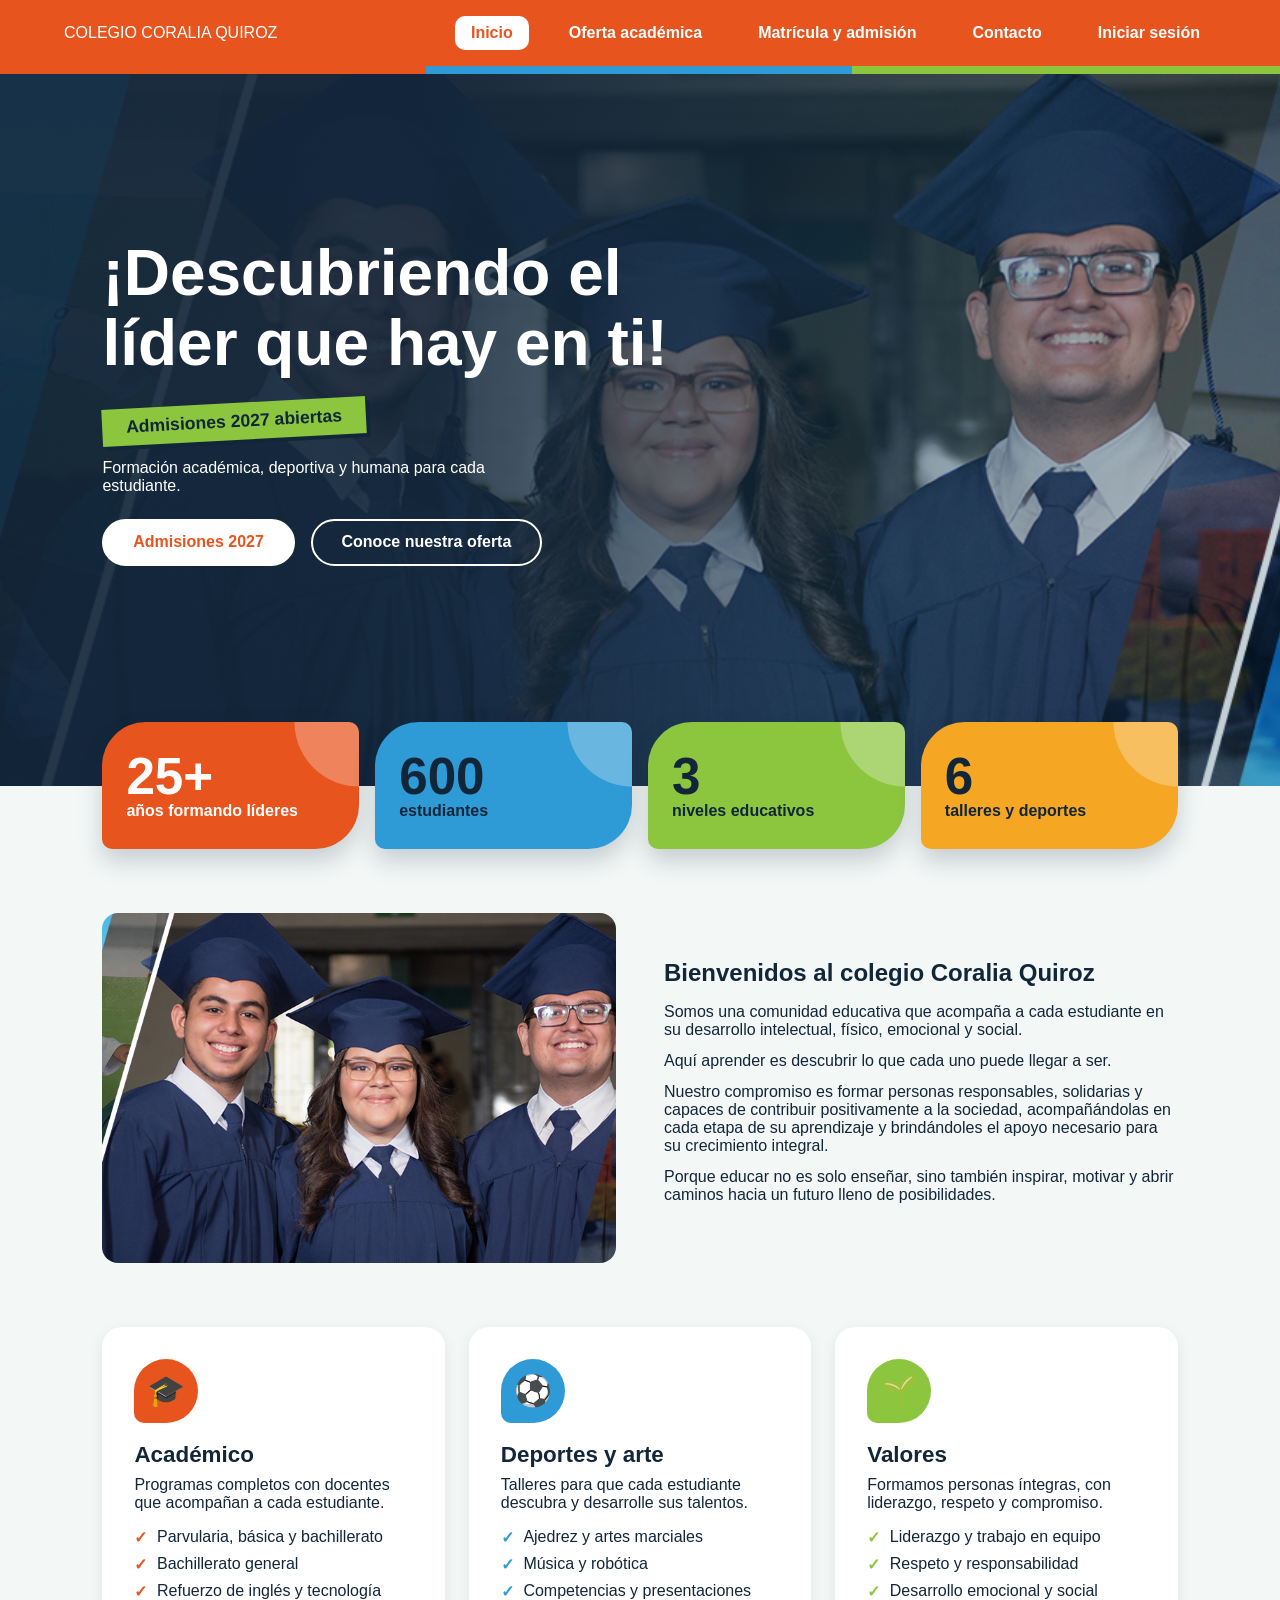
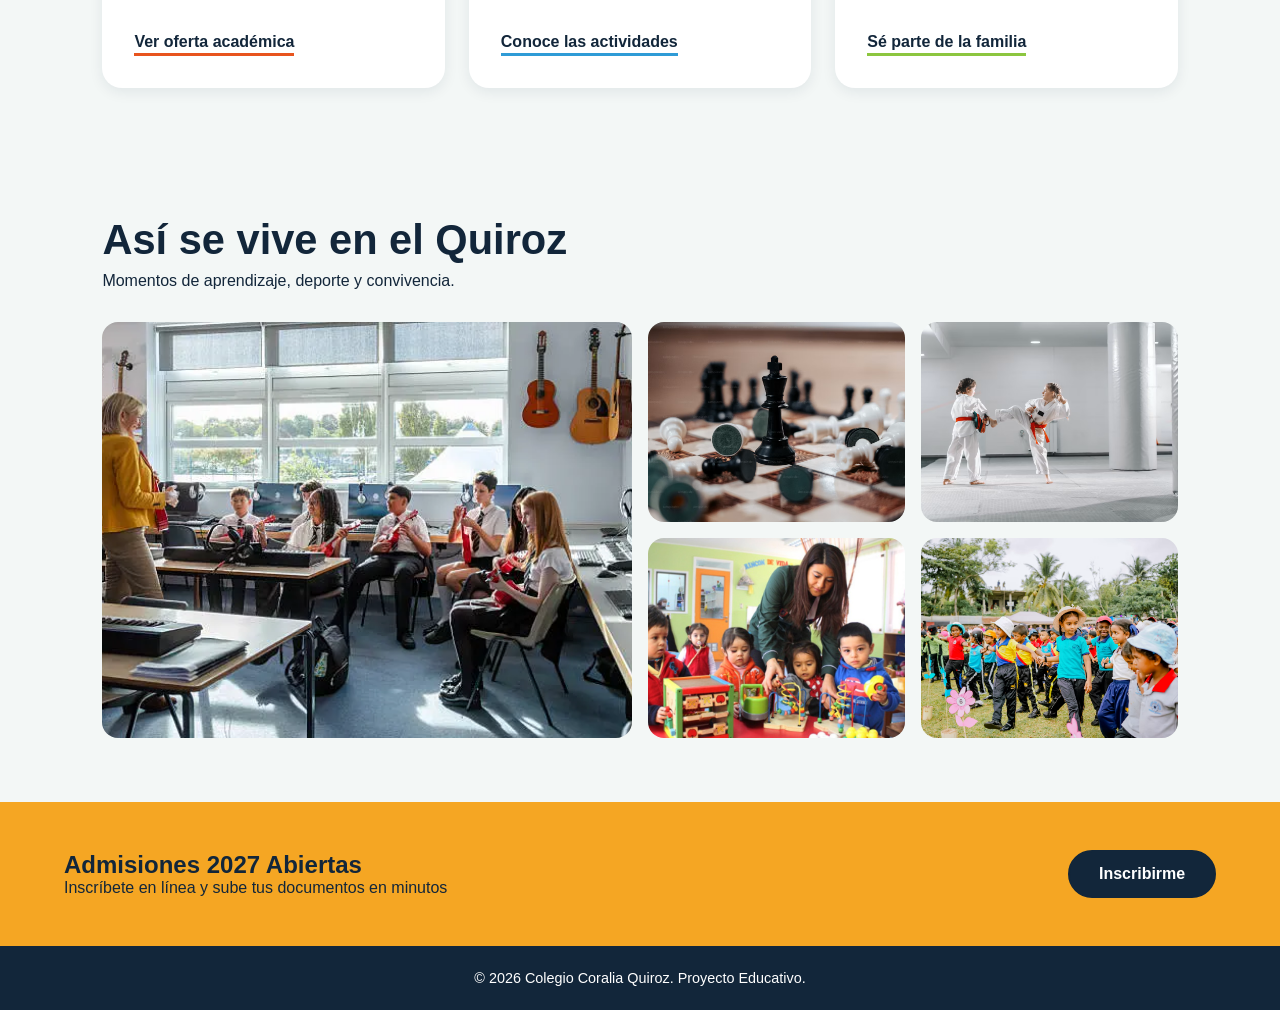
<file: INDEX.HTML>
<!DOCTYPE html>
<html lang="es">
<head>
    <meta charset="UTF-8">
    <meta name="viewport" content="width=device-width, initial-scale=1.0">
    <title>COLEGIO CORALIA QUIROZ | Inicio</title>
    <link rel="stylesheet" href="style.css">
    <script src="sesion.js" defer></script>
</head>
<body>
    <header>
        <a href="index.html">COLEGIO CORALIA QUIROZ</a>
        <input type="checkbox" id="menu-toggle" class="menu-toggle">
        <label for="menu-toggle" class="menu-boton" aria-label="Abrir menú">☰</label>
        <nav>
            <ul>
                <li><a href="index.html" class="activo">Inicio</a></li>
                <li><a href="oferta.html">Oferta académica</a></li>
                <li><a href="matricula.html">Matrícula y admisión</a></li>
                <li><a href="contacto.html">Contacto</a></li>
                <li><a href="login.html" id="enlace-sesion">Iniciar sesión</a></li>
            </ul>
        </nav>
    </header>

    <main>
        <section class="hero">
            <article>
                <h1>¡Descubriendo el líder que hay en ti!</h1>
                <span class="cinta">Admisiones 2027 abiertas</span>
                <p>Formación académica, deportiva y humana para cada estudiante.</p>
                <div class="hero-botones">
                    <a href="matricula.html" class="boton">Admisiones 2027</a>
                    <a href="oferta.html" class="boton boton-borde">Conoce nuestra oferta</a>
                </div>
            </article>
        </section>

        <section class="datos">
            <article class="dato">
                <strong>25+</strong>
                <span>años formando líderes</span>
            </article>
            <article class="dato">
                <strong>600</strong>
                <span>estudiantes</span>
            </article>
            <article class="dato">
                <strong>3</strong>
                <span>niveles educativos</span>
            </article>
            <article class="dato">
                <strong>6</strong>
                <span>talleres y deportes</span>
            </article>
        </section>

        <section class="bienvenida">
            <figure>
                <img src="NIÑOS.jpg" alt="Estudiantes del colegio Coralia Quiroz">
            </figure>
            <article>
                <h2>Bienvenidos al colegio Coralia Quiroz</h2>
                <p>Somos una comunidad educativa que acompaña a cada estudiante en su desarrollo intelectual, físico, emocional y social.</p>
                <p>Aquí aprender es descubrir lo que cada uno puede llegar a ser.</p>
                <p>Nuestro compromiso es formar personas responsables, solidarias y capaces de contribuir positivamente a la sociedad, acompañándolas en cada etapa de su aprendizaje y brindándoles el apoyo necesario para su crecimiento integral.</p>
                <p>Porque educar no es solo enseñar, sino también inspirar, motivar y abrir caminos hacia un futuro lleno de posibilidades.</p>
            </article>
        </section>

        <section class="pilares">
            <article class="pilar">
                <span class="pilar-icono" aria-hidden="true">🎓</span>
                <h3>Académico</h3>
                <p>Programas completos con docentes que acompañan a cada estudiante.</p>
                <ul>
                    <li>Parvularia, básica y bachillerato</li>
                    <li>Bachillerato general</li>
                    <li>Refuerzo de inglés y tecnología</li>
                </ul>
                <a href="oferta.html" class="pilar-enlace">Ver oferta académica</a>
            </article>

            <article class="pilar">
                <span class="pilar-icono" aria-hidden="true">⚽</span>
                <h3>Deportes y arte</h3>
                <p>Talleres para que cada estudiante descubra y desarrolle sus talentos.</p>
                <ul>
                    <li>Ajedrez y artes marciales</li>
                    <li>Música y robótica</li>
                    <li>Competencias y presentaciones</li>
                </ul>
                <a href="oferta.html" class="pilar-enlace">Conoce las actividades</a>
            </article>

            <article class="pilar">
                <span class="pilar-icono" aria-hidden="true">🌱</span>
                <h3>Valores</h3>
                <p>Formamos personas íntegras, con liderazgo, respeto y compromiso.</p>
                <ul>
                    <li>Liderazgo y trabajo en equipo</li>
                    <li>Respeto y responsabilidad</li>
                    <li>Desarrollo emocional y social</li>
                </ul>
                <a href="matricula.html" class="pilar-enlace">Sé parte de la familia</a>
            </article>
        </section>

        <section class="galeria">
            <h2>Así se vive en el Quiroz</h2>
            <p>Momentos de aprendizaje, deporte y convivencia.</p>

            <div class="galeria-grid">
                <figure class="foto-grande">
                    <img src="MUSIC.webp" alt="Estudiantes en una actividad del colegio" loading="lazy">
                    <figcaption>Aprender haciendo</figcaption>
                </figure>
                <figure>
                    <img src="AJEEE.avif" alt="Clase de ajedrez" loading="lazy">
                    <figcaption>Ajedrez</figcaption>
                </figure>
                <figure>
                    <img src="ARTESSSS.avif" alt="Estudiantes practicando artes marciales" loading="lazy">
                    <figcaption>Artes marciales</figcaption>
                </figure>
                <figure>
                    <img src="BRAM.jpg" alt="Niños de parvularia en clase" loading="lazy">
                    <figcaption>Parvularia</figcaption>
                </figure>
                <figure>
                    <img src="ACTO.avif" alt="Acto cívico en el patio" loading="lazy">
                    <figcaption>Acto cívico</figcaption>
                </figure>
            </div>
        </section>

        <section class="franja">
            <article>
                <h2>Admisiones 2027 Abiertas</h2>
                <p>Inscríbete en línea y sube tus documentos en minutos</p>
            </article>
            <a href="matricula.html" class="boton boton-oscuro">Inscribirme</a>
        </section>
    </main>

    <footer>
        <p>&copy; 2026 Colegio Coralia Quiroz. Proyecto Educativo.</p>
    </footer>
</body>
</html>
</file>
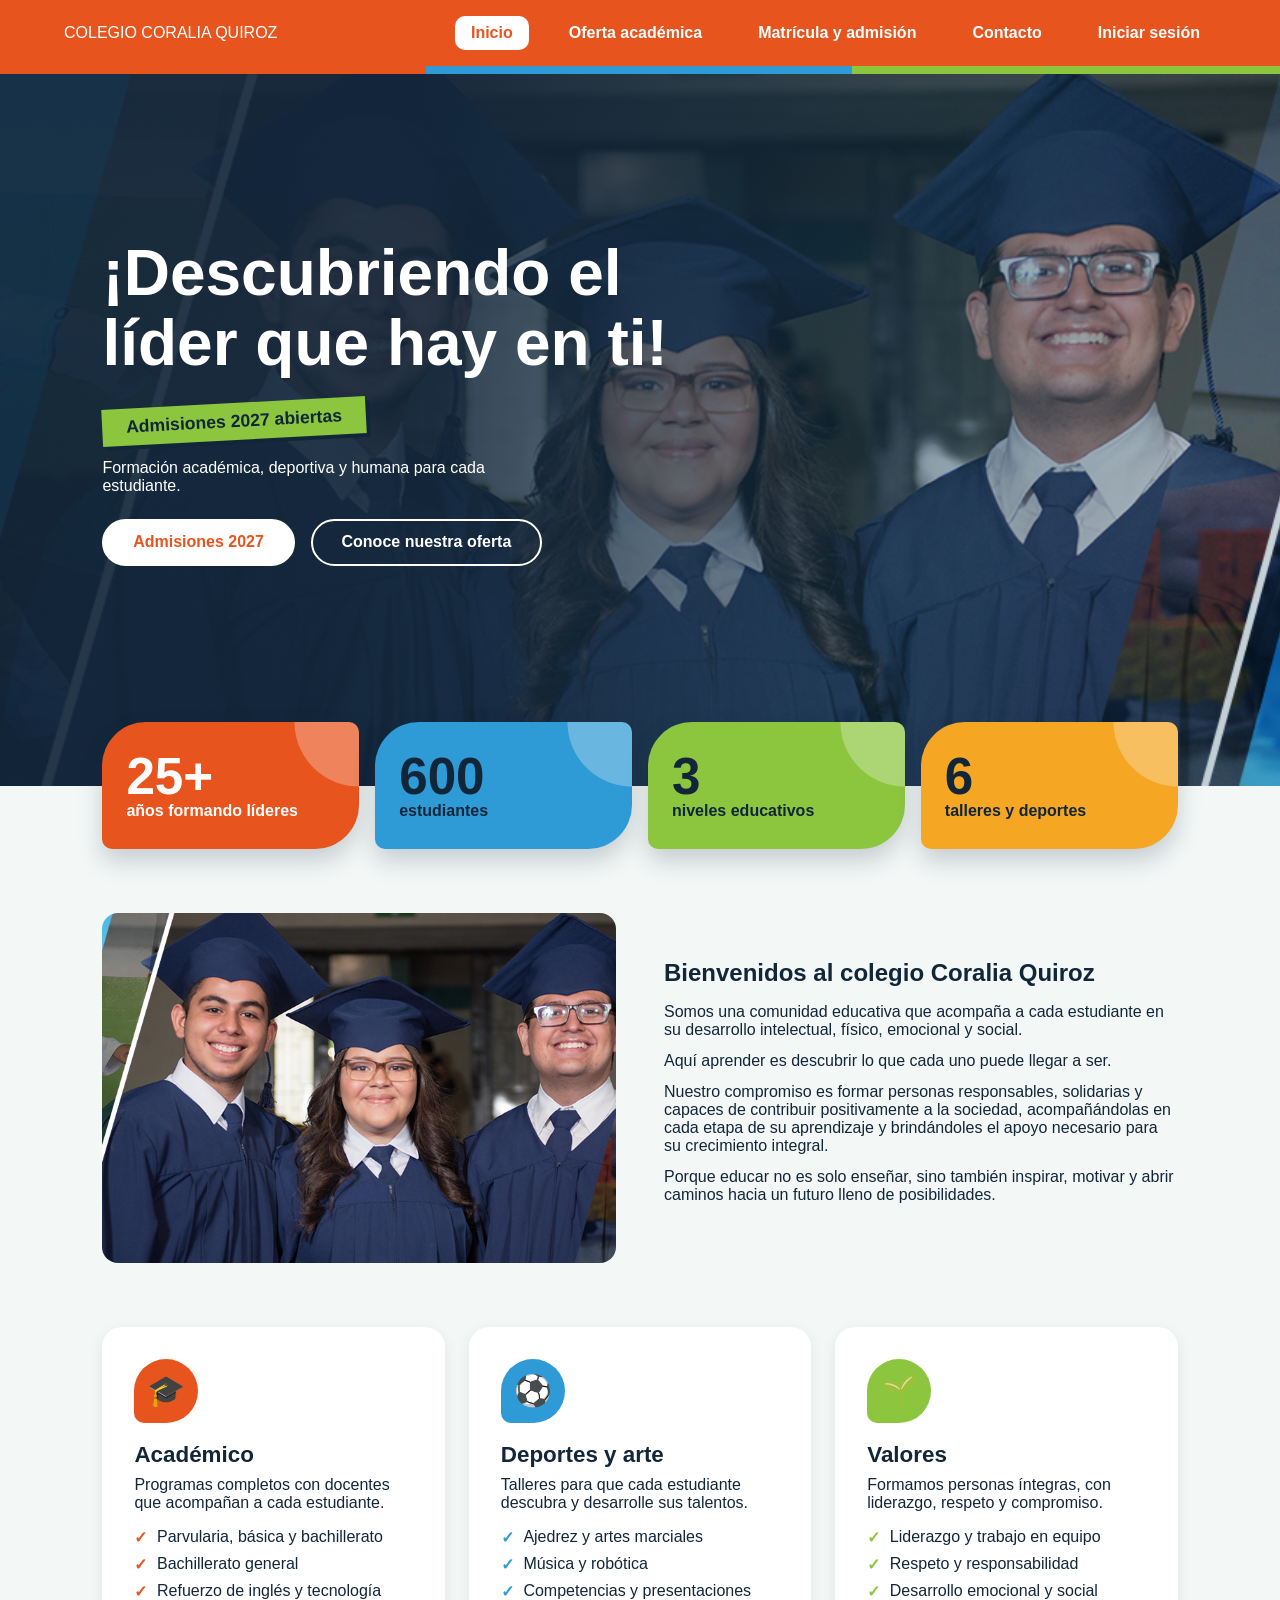
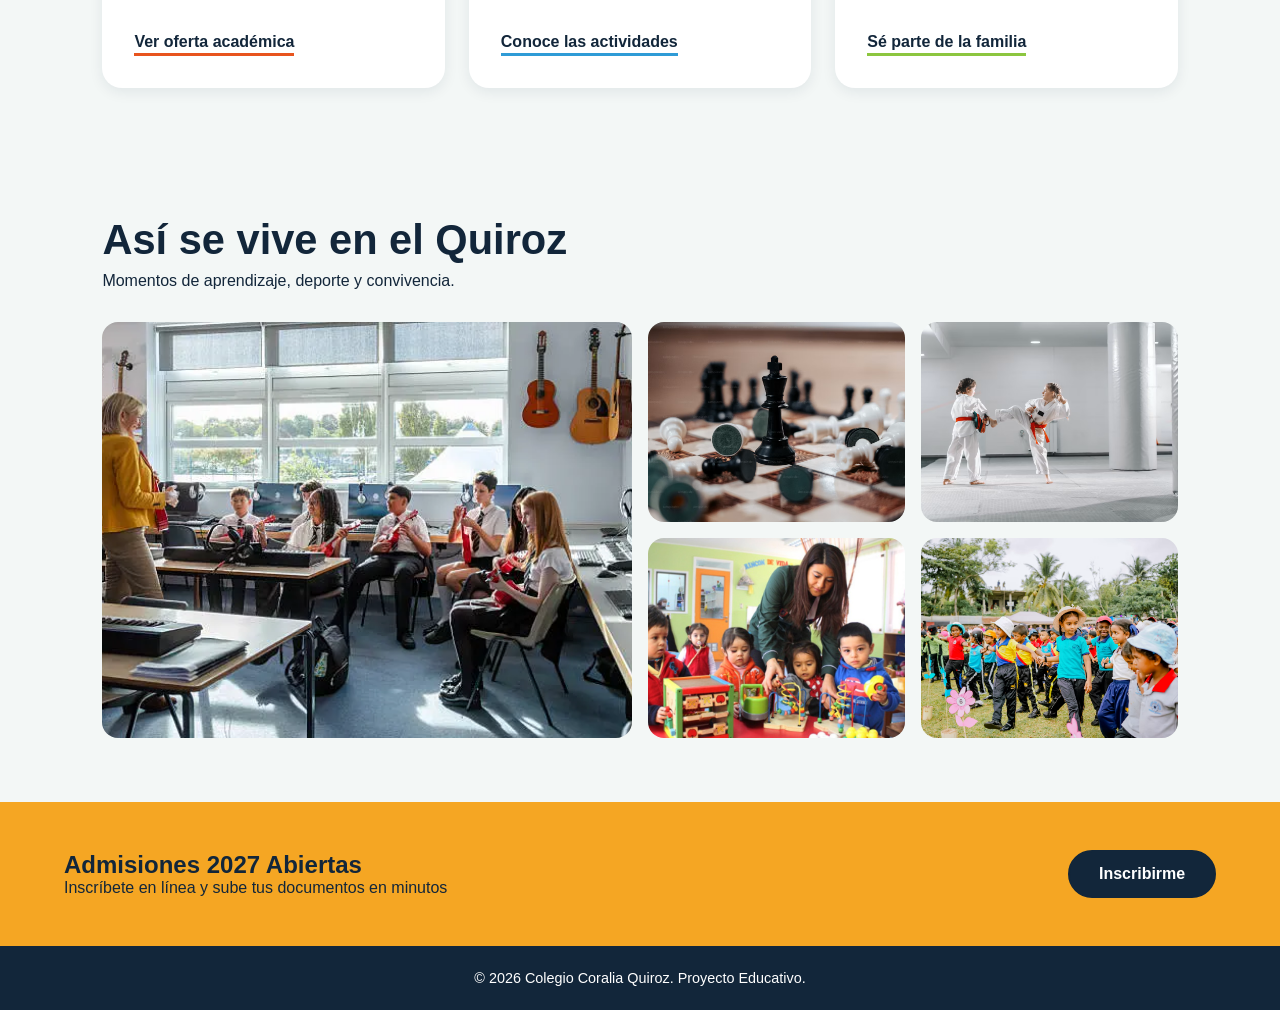
<file: index.html>
<!DOCTYPE html>
<html lang="es">
<head>
    <meta charset="UTF-8">
    <meta name="viewport" content="width=device-width, initial-scale=1.0">
    <title>COLEGIO CORALIA QUIROZ | Inicio</title>
    <link rel="stylesheet" href="style.css">
    <script src="sesion.js" defer></script>
</head>
<body>
    <header>
        <a href="index.html">COLEGIO CORALIA QUIROZ</a>
        <input type="checkbox" id="menu-toggle" class="menu-toggle">
        <label for="menu-toggle" class="menu-boton" aria-label="Abrir menú">☰</label>
        <nav>
            <ul>
                <li><a href="index.html" class="activo">Inicio</a></li>
                <li><a href="oferta.html">Oferta académica</a></li>
                <li><a href="matricula.html">Matrícula y admisión</a></li>
                <li><a href="contacto.html">Contacto</a></li>
                <li><a href="login.html" id="enlace-sesion">Iniciar sesión</a></li>
            </ul>
        </nav>
    </header>

    <main>
        <section class="hero">
            <article>
                <h1>¡Descubriendo el líder que hay en ti!</h1>
                <span class="cinta">Admisiones 2027 abiertas</span>
                <p>Formación académica, deportiva y humana para cada estudiante.</p>
                <div class="hero-botones">
                    <a href="matricula.html" class="boton">Admisiones 2027</a>
                    <a href="oferta.html" class="boton boton-borde">Conoce nuestra oferta</a>
                </div>
            </article>
        </section>

        <section class="datos">
            <article class="dato">
                <strong>25+</strong>
                <span>años formando líderes</span>
            </article>
            <article class="dato">
                <strong>600</strong>
                <span>estudiantes</span>
            </article>
            <article class="dato">
                <strong>3</strong>
                <span>niveles educativos</span>
            </article>
            <article class="dato">
                <strong>6</strong>
                <span>talleres y deportes</span>
            </article>
        </section>

        <section class="bienvenida">
            <figure>
                <img src="NIÑOS.jpg" alt="Estudiantes del colegio Coralia Quiroz">
            </figure>
            <article>
                <h2>Bienvenidos al colegio Coralia Quiroz</h2>
                <p>Somos una comunidad educativa que acompaña a cada estudiante en su desarrollo intelectual, físico, emocional y social.</p>
                <p>Aquí aprender es descubrir lo que cada uno puede llegar a ser.</p>
                <p>Nuestro compromiso es formar personas responsables, solidarias y capaces de contribuir positivamente a la sociedad, acompañándolas en cada etapa de su aprendizaje y brindándoles el apoyo necesario para su crecimiento integral.</p>
                <p>Porque educar no es solo enseñar, sino también inspirar, motivar y abrir caminos hacia un futuro lleno de posibilidades.</p>
            </article>
        </section>

        <section class="pilares">
            <article class="pilar">
                <span class="pilar-icono" aria-hidden="true">🎓</span>
                <h3>Académico</h3>
                <p>Programas completos con docentes que acompañan a cada estudiante.</p>
                <ul>
                    <li>Parvularia, básica y bachillerato</li>
                    <li>Bachillerato general</li>
                    <li>Refuerzo de inglés y tecnología</li>
                </ul>
                <a href="oferta.html" class="pilar-enlace">Ver oferta académica</a>
            </article>

            <article class="pilar">
                <span class="pilar-icono" aria-hidden="true">⚽</span>
                <h3>Deportes y arte</h3>
                <p>Talleres para que cada estudiante descubra y desarrolle sus talentos.</p>
                <ul>
                    <li>Ajedrez y artes marciales</li>
                    <li>Música y robótica</li>
                    <li>Competencias y presentaciones</li>
                </ul>
                <a href="oferta.html" class="pilar-enlace">Conoce las actividades</a>
            </article>

            <article class="pilar">
                <span class="pilar-icono" aria-hidden="true">🌱</span>
                <h3>Valores</h3>
                <p>Formamos personas íntegras, con liderazgo, respeto y compromiso.</p>
                <ul>
                    <li>Liderazgo y trabajo en equipo</li>
                    <li>Respeto y responsabilidad</li>
                    <li>Desarrollo emocional y social</li>
                </ul>
                <a href="matricula.html" class="pilar-enlace">Sé parte de la familia</a>
            </article>
        </section>

        <section class="galeria">
            <h2>Así se vive en el Quiroz</h2>
            <p>Momentos de aprendizaje, deporte y convivencia.</p>

            <div class="galeria-grid">
                <figure class="foto-grande">
                    <img src="MUSIC.webp" alt="Estudiantes en una actividad del colegio" loading="lazy">
                    <figcaption>Aprender haciendo</figcaption>
                </figure>
                <figure>
                    <img src="AJEEE.avif" alt="Clase de ajedrez" loading="lazy">
                    <figcaption>Ajedrez</figcaption>
                </figure>
                <figure>
                    <img src="ARTESSSS.avif" alt="Estudiantes practicando artes marciales" loading="lazy">
                    <figcaption>Artes marciales</figcaption>
                </figure>
                <figure>
                    <img src="BRAM.jpg" alt="Niños de parvularia en clase" loading="lazy">
                    <figcaption>Parvularia</figcaption>
                </figure>
                <figure>
                    <img src="ACTO.avif" alt="Acto cívico en el patio" loading="lazy">
                    <figcaption>Acto cívico</figcaption>
                </figure>
            </div>
        </section>

        <section class="franja">
            <article>
                <h2>Admisiones 2027 Abiertas</h2>
                <p>Inscríbete en línea y sube tus documentos en minutos</p>
            </article>
            <a href="matricula.html" class="boton boton-oscuro">Inscribirme</a>
        </section>
    </main>

    <footer>
        <p>&copy; 2026 Colegio Coralia Quiroz. Proyecto Educativo.</p>
    </footer>
</body>
</html>
</file>
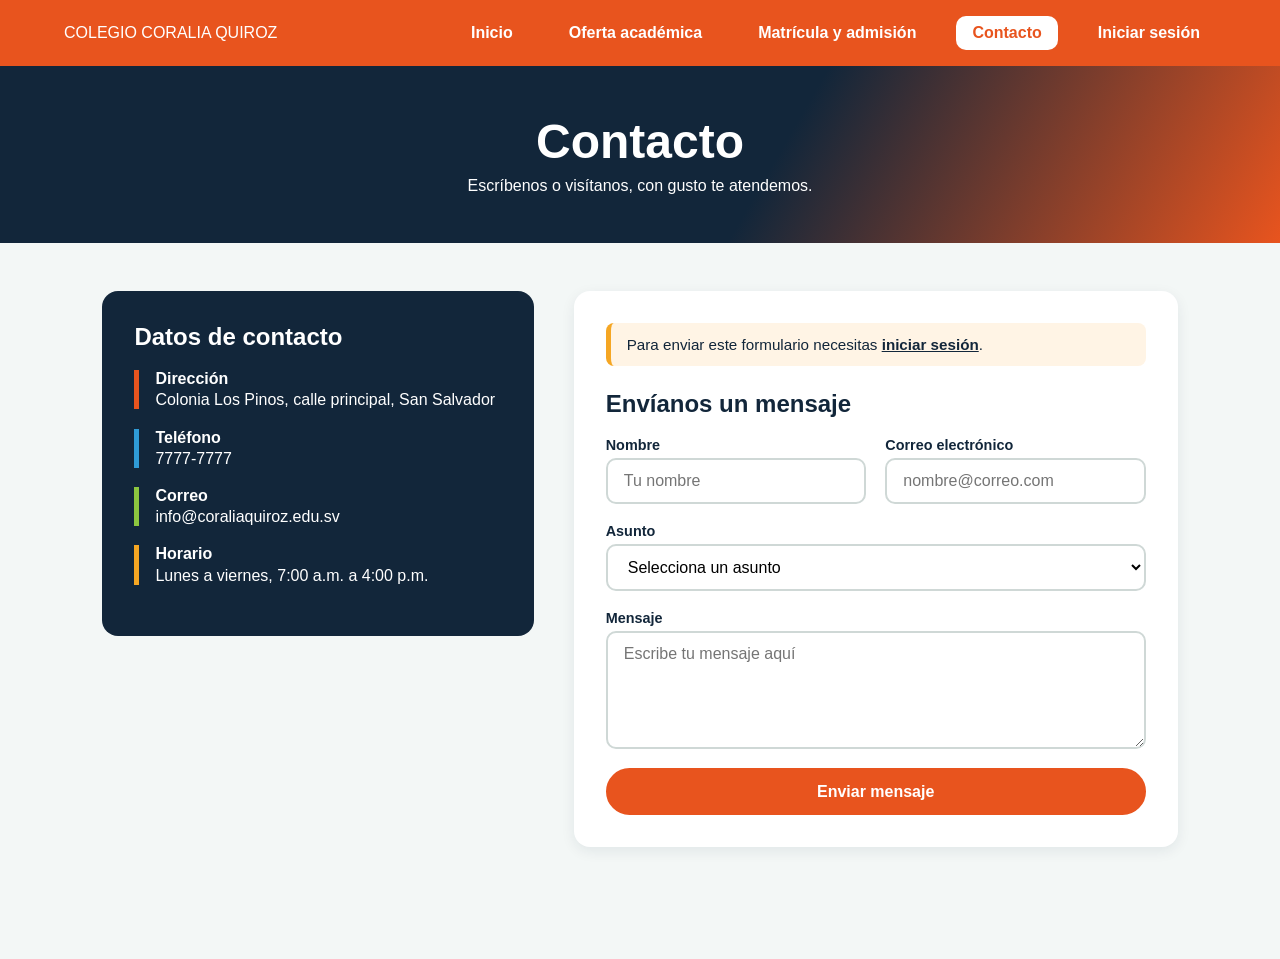
<file: CONTACTO.HTML>
<!DOCTYPE html>
<html lang="es">
<head>
    <meta charset="UTF-8">
    <meta name="viewport" content="width=device-width, initial-scale=1.0">
    <title>COLEGIO CORALIA QUIROZ | Contacto</title>
    <link rel="stylesheet" href="style.css">
    <script src="sesion.js" defer></script>
</head>
<body>
    <header>
        <a href="index.html">COLEGIO CORALIA QUIROZ</a>
        <input type="checkbox" id="menu-toggle" class="menu-toggle">
        <label for="menu-toggle" class="menu-boton" aria-label="Abrir menú">☰</label>
        <nav>
            <ul>
                <li><a href="index.html">Inicio</a></li>
                <li><a href="oferta.html">Oferta académica</a></li>
                <li><a href="matricula.html">Matrícula y admisión</a></li>
                <li><a href="contacto.html" class="activo">Contacto</a></li>
                <li><a href="login.html" id="enlace-sesion">Iniciar sesión</a></li>
            </ul>
        </nav>
    </header>

    <main>
        <section class="encabezado-pagina">
            <h1>Contacto</h1>
            <p>Escríbenos o visítanos, con gusto te atendemos.</p>
        </section>

        <section class="contacto-layout">
            <article class="contacto-datos">
                <h2>Datos de contacto</h2>
                <ul class="lista-contacto">
                    <li>
                        <strong>Dirección</strong>
                        <span>Colonia Los Pinos, calle principal, San Salvador</span>
                    </li>
                    <li>
                        <strong>Teléfono</strong>
                        <span>7777-7777</span>
                    </li>
                    <li>
                        <strong>Correo</strong>
                        <span>info@coraliaquiroz.edu.sv</span>
                    </li>
                    <li>
                        <strong>Horario</strong>
                        <span>Lunes a viernes, 7:00 a.m. a 4:00 p.m.</span>
                    </li>
                </ul>
            </article>

            <form class="formulario tarjeta-contacto" action="#" method="post">
                <p class="aviso">Para enviar este formulario necesitas <a href="login.html">iniciar sesión</a>.</p>
                <h2>Envíanos un mensaje</h2>

                <div class="fila">
                    <div class="campo">
                        <label for="c-nombre">Nombre</label>
                        <input type="text" id="c-nombre" name="nombre" placeholder="Tu nombre" required>
                    </div>
                    <div class="campo">
                        <label for="c-correo">Correo electrónico</label>
                        <input type="email" id="c-correo" name="correo" placeholder="nombre@correo.com" required>
                    </div>
                </div>

                <div class="campo">
                    <label for="c-asunto">Asunto</label>
                    <select id="c-asunto" name="asunto" required>
                        <option value="" disabled selected>Selecciona un asunto</option>
                        <option value="admisiones">Información de admisiones</option>
                        <option value="visita">Visita al colegio</option>
                        <option value="academica">Consulta académica</option>
                        <option value="otro">Otro</option>
                    </select>
                </div>

                <div class="campo">
                    <label for="c-mensaje">Mensaje</label>
                    <textarea id="c-mensaje" name="mensaje" rows="5" placeholder="Escribe tu mensaje aquí" required></textarea>
                </div>

                <button type="submit" class="boton">Enviar mensaje</button>
            </form>
        </section>

        <section class="mapa">
            <iframe 
                src="
</file>
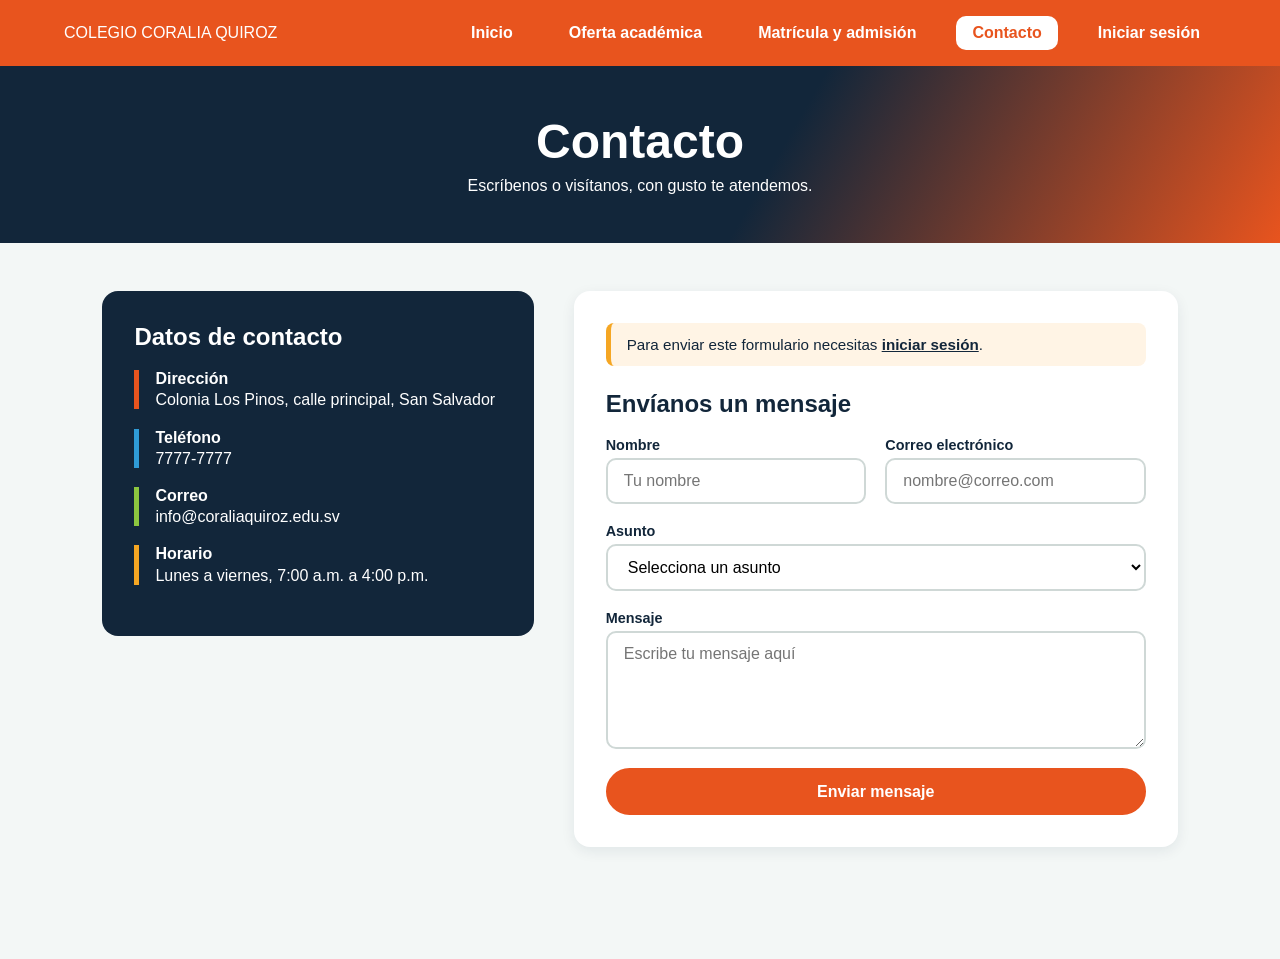
<file: contacto.html>
<!DOCTYPE html>
<html lang="es">
<head>
    <meta charset="UTF-8">
    <meta name="viewport" content="width=device-width, initial-scale=1.0">
    <title>COLEGIO CORALIA QUIROZ | Contacto</title>
    <link rel="stylesheet" href="style.css">
    <script src="sesion.js" defer></script>
</head>
<body>
    <header>
        <a href="index.html">COLEGIO CORALIA QUIROZ</a>
        <input type="checkbox" id="menu-toggle" class="menu-toggle">
        <label for="menu-toggle" class="menu-boton" aria-label="Abrir menú">☰</label>
        <nav>
            <ul>
                <li><a href="index.html">Inicio</a></li>
                <li><a href="oferta.html">Oferta académica</a></li>
                <li><a href="matricula.html">Matrícula y admisión</a></li>
                <li><a href="contacto.html" class="activo">Contacto</a></li>
                <li><a href="login.html" id="enlace-sesion">Iniciar sesión</a></li>
            </ul>
        </nav>
    </header>

    <main>
        <section class="encabezado-pagina">
            <h1>Contacto</h1>
            <p>Escríbenos o visítanos, con gusto te atendemos.</p>
        </section>

        <section class="contacto-layout">
            <article class="contacto-datos">
                <h2>Datos de contacto</h2>
                <ul class="lista-contacto">
                    <li>
                        <strong>Dirección</strong>
                        <span>Colonia Los Pinos, calle principal, San Salvador</span>
                    </li>
                    <li>
                        <strong>Teléfono</strong>
                        <span>7777-7777</span>
                    </li>
                    <li>
                        <strong>Correo</strong>
                        <span>info@coraliaquiroz.edu.sv</span>
                    </li>
                    <li>
                        <strong>Horario</strong>
                        <span>Lunes a viernes, 7:00 a.m. a 4:00 p.m.</span>
                    </li>
                </ul>
            </article>

            <form class="formulario tarjeta-contacto" action="#" method="post">
                <p class="aviso">Para enviar este formulario necesitas <a href="login.html">iniciar sesión</a>.</p>
                <h2>Envíanos un mensaje</h2>

                <div class="fila">
                    <div class="campo">
                        <label for="c-nombre">Nombre</label>
                        <input type="text" id="c-nombre" name="nombre" placeholder="Tu nombre" required>
                    </div>
                    <div class="campo">
                        <label for="c-correo">Correo electrónico</label>
                        <input type="email" id="c-correo" name="correo" placeholder="nombre@correo.com" required>
                    </div>
                </div>

                <div class="campo">
                    <label for="c-asunto">Asunto</label>
                    <select id="c-asunto" name="asunto" required>
                        <option value="" disabled selected>Selecciona un asunto</option>
                        <option value="admisiones">Información de admisiones</option>
                        <option value="visita">Visita al colegio</option>
                        <option value="academica">Consulta académica</option>
                        <option value="otro">Otro</option>
                    </select>
                </div>

                <div class="campo">
                    <label for="c-mensaje">Mensaje</label>
                    <textarea id="c-mensaje" name="mensaje" rows="5" placeholder="Escribe tu mensaje aquí" required></textarea>
                </div>

                <button type="submit" class="boton">Enviar mensaje</button>
            </form>
        </section>

        <section class="mapa">
            <iframe 
                src="
</file>
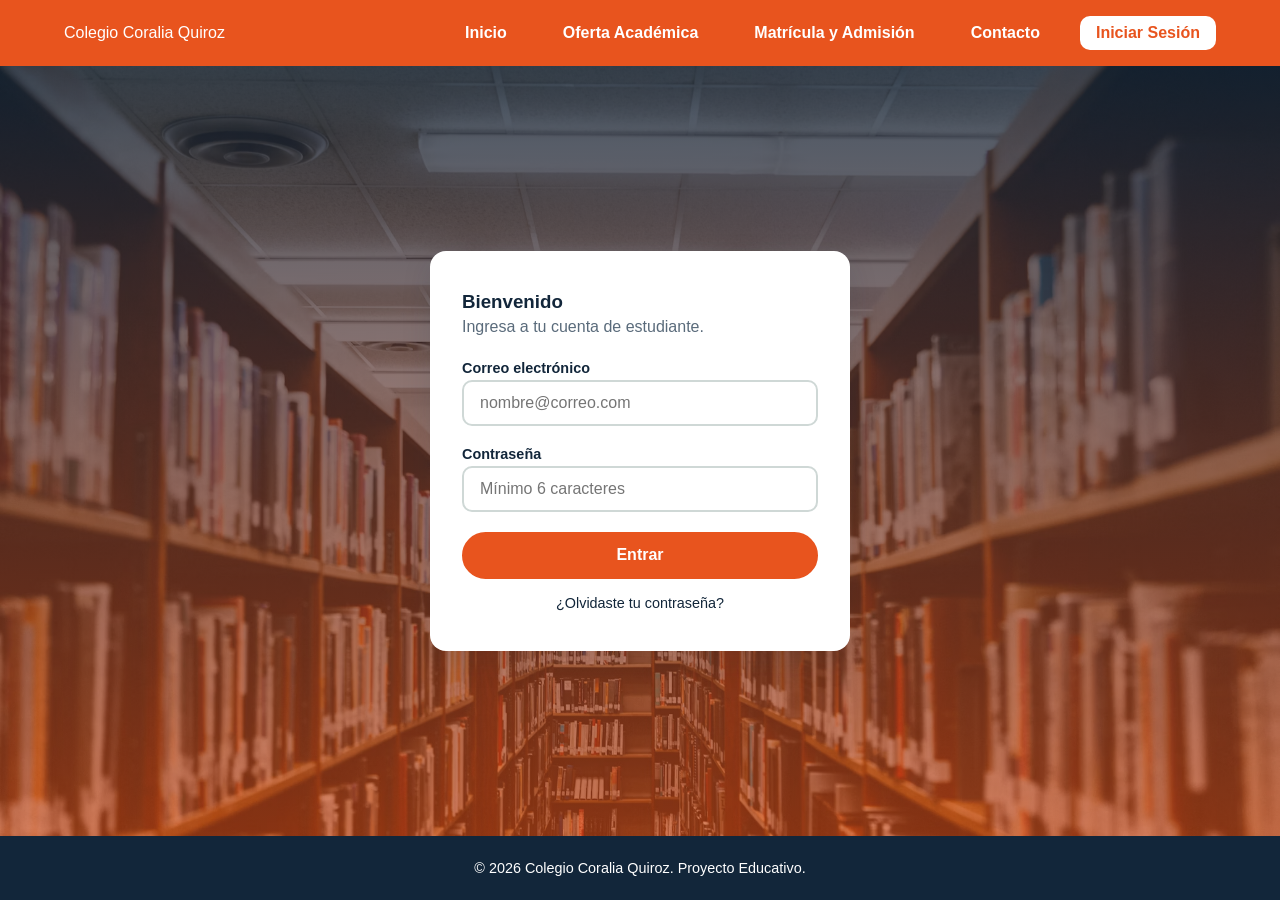
<file: LOGIN.HTML>
<!DOCTYPE html>
<html lang="es">
<head>
    <meta charset="UTF-8">
    <meta name="viewport" content="width=device-width, initial-scale=1.0">
    <title>COLEGIO CORALIA QUIROZ | Iniciar Sesión</title>
    <link rel="stylesheet" href="style.css">    
    <script src="sesion.js" defer></script>
</head>
<body>
    <header> 
        <a href="index.html">Colegio Coralia Quiroz</a>
        <input type="checkbox" id="menu-toggle" class="menu-toggle">
        <label for="menu-toggle" class="menu-boton" aria-label="Abrir menú">☰</label>
        <nav>
            <ul>
                <li><a href="index.html">Inicio</a></li>
                <li><a href="oferta.html">Oferta Académica</a></li>
                <li><a href="matricula.html">Matrícula y Admisión</a></li>
                <li><a href="contacto.html">Contacto</a></li>
                <li><a href="login.html" id="enlace-sesion" class="activo">Iniciar Sesión</a></li>
            </ul>
        </nav>
    </header>

    <main>
        <section class="pagina-login">
            <article class="tarjeta-login">
                <h1>Bienvenido</h1>
                <p>Ingresa a tu cuenta de estudiante.</p>

                <p class="nota-prueba"></p>

                <form action="#" method="post" id="form-login">
                    <div class="campo">
                        <label for="correo">Correo electrónico</label>
                        <input type="email" id="correo" name="correo" placeholder="nombre@correo.com" required>
                    </div>

                    <div class="campo">
                        <label for="clave">Contraseña</label>
                        <input type="password" id="clave" name="clave" placeholder="Mínimo 6 caracteres" minlength="6" required>
                    </div>

                    <button type="submit" class="boton">Entrar</button>
                    <a href="#" class="enlace">¿Olvidaste tu contraseña?</a>
                </form>
            </article>
        </section>
    </main>

    <footer>
        <p>&copy; 2026 Colegio Coralia Quiroz. Proyecto Educativo.</p>
    </footer>
</body>
</html>
</file>
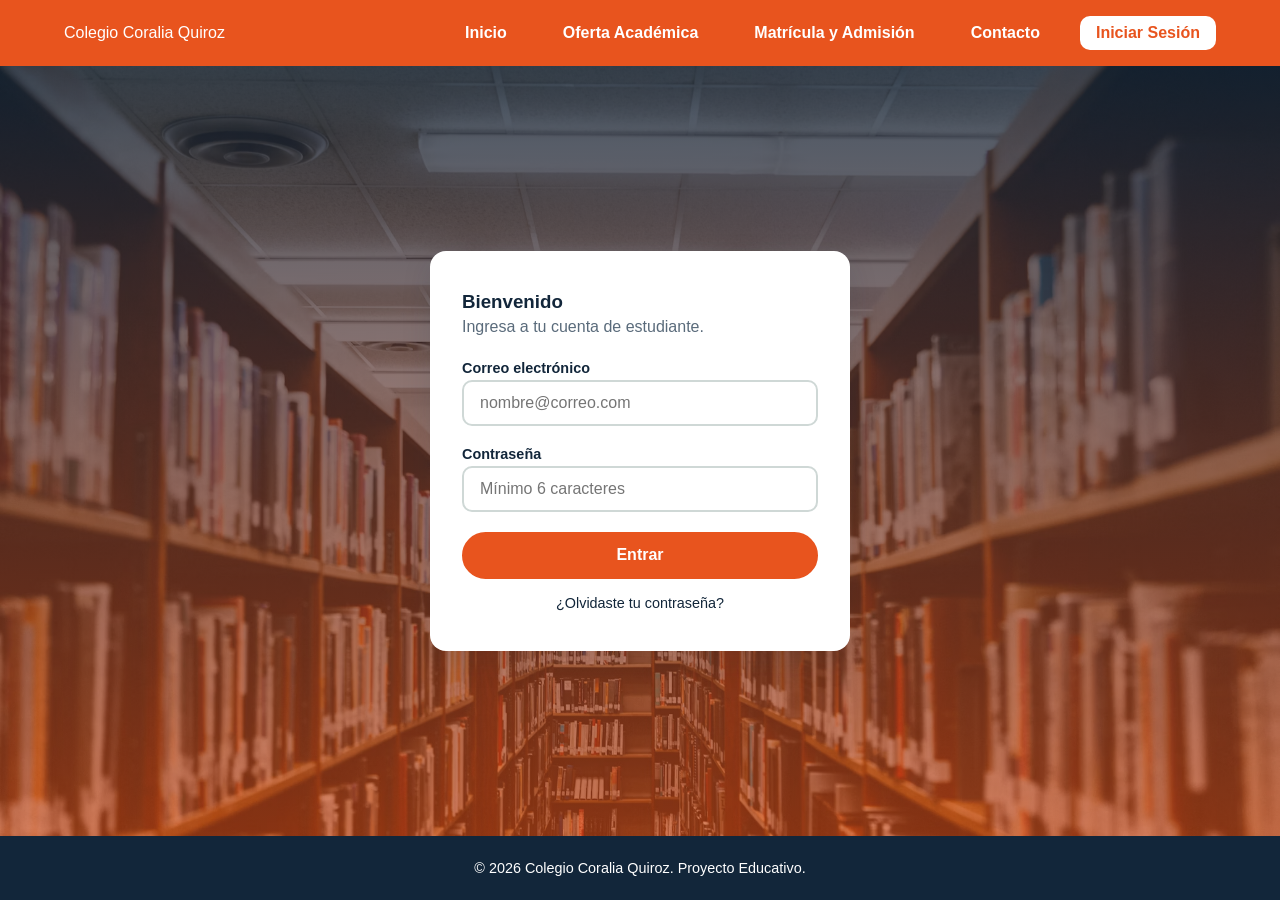
<file: login.html>
<!DOCTYPE html>
<html lang="es">
<head>
    <meta charset="UTF-8">
    <meta name="viewport" content="width=device-width, initial-scale=1.0">
    <title>COLEGIO CORALIA QUIROZ | Iniciar Sesión</title>
    <link rel="stylesheet" href="style.css">    
    <script src="sesion.js" defer></script>
</head>
<body>
    <header> 
        <a href="index.html">Colegio Coralia Quiroz</a>
        <input type="checkbox" id="menu-toggle" class="menu-toggle">
        <label for="menu-toggle" class="menu-boton" aria-label="Abrir menú">☰</label>
        <nav>
            <ul>
                <li><a href="index.html">Inicio</a></li>
                <li><a href="oferta.html">Oferta Académica</a></li>
                <li><a href="matricula.html">Matrícula y Admisión</a></li>
                <li><a href="contacto.html">Contacto</a></li>
                <li><a href="login.html" id="enlace-sesion" class="activo">Iniciar Sesión</a></li>
            </ul>
        </nav>
    </header>

    <main>
        <section class="pagina-login">
            <article class="tarjeta-login">
                <h1>Bienvenido</h1>
                <p>Ingresa a tu cuenta de estudiante.</p>

                <p class="nota-prueba"></p>

                <form action="#" method="post" id="form-login">
                    <div class="campo">
                        <label for="correo">Correo electrónico</label>
                        <input type="email" id="correo" name="correo" placeholder="nombre@correo.com" required>
                    </div>

                    <div class="campo">
                        <label for="clave">Contraseña</label>
                        <input type="password" id="clave" name="clave" placeholder="Mínimo 6 caracteres" minlength="6" required>
                    </div>

                    <button type="submit" class="boton">Entrar</button>
                    <a href="#" class="enlace">¿Olvidaste tu contraseña?</a>
                </form>
            </article>
        </section>
    </main>

    <footer>
        <p>&copy; 2026 Colegio Coralia Quiroz. Proyecto Educativo.</p>
    </footer>
</body>
</html>
</file>
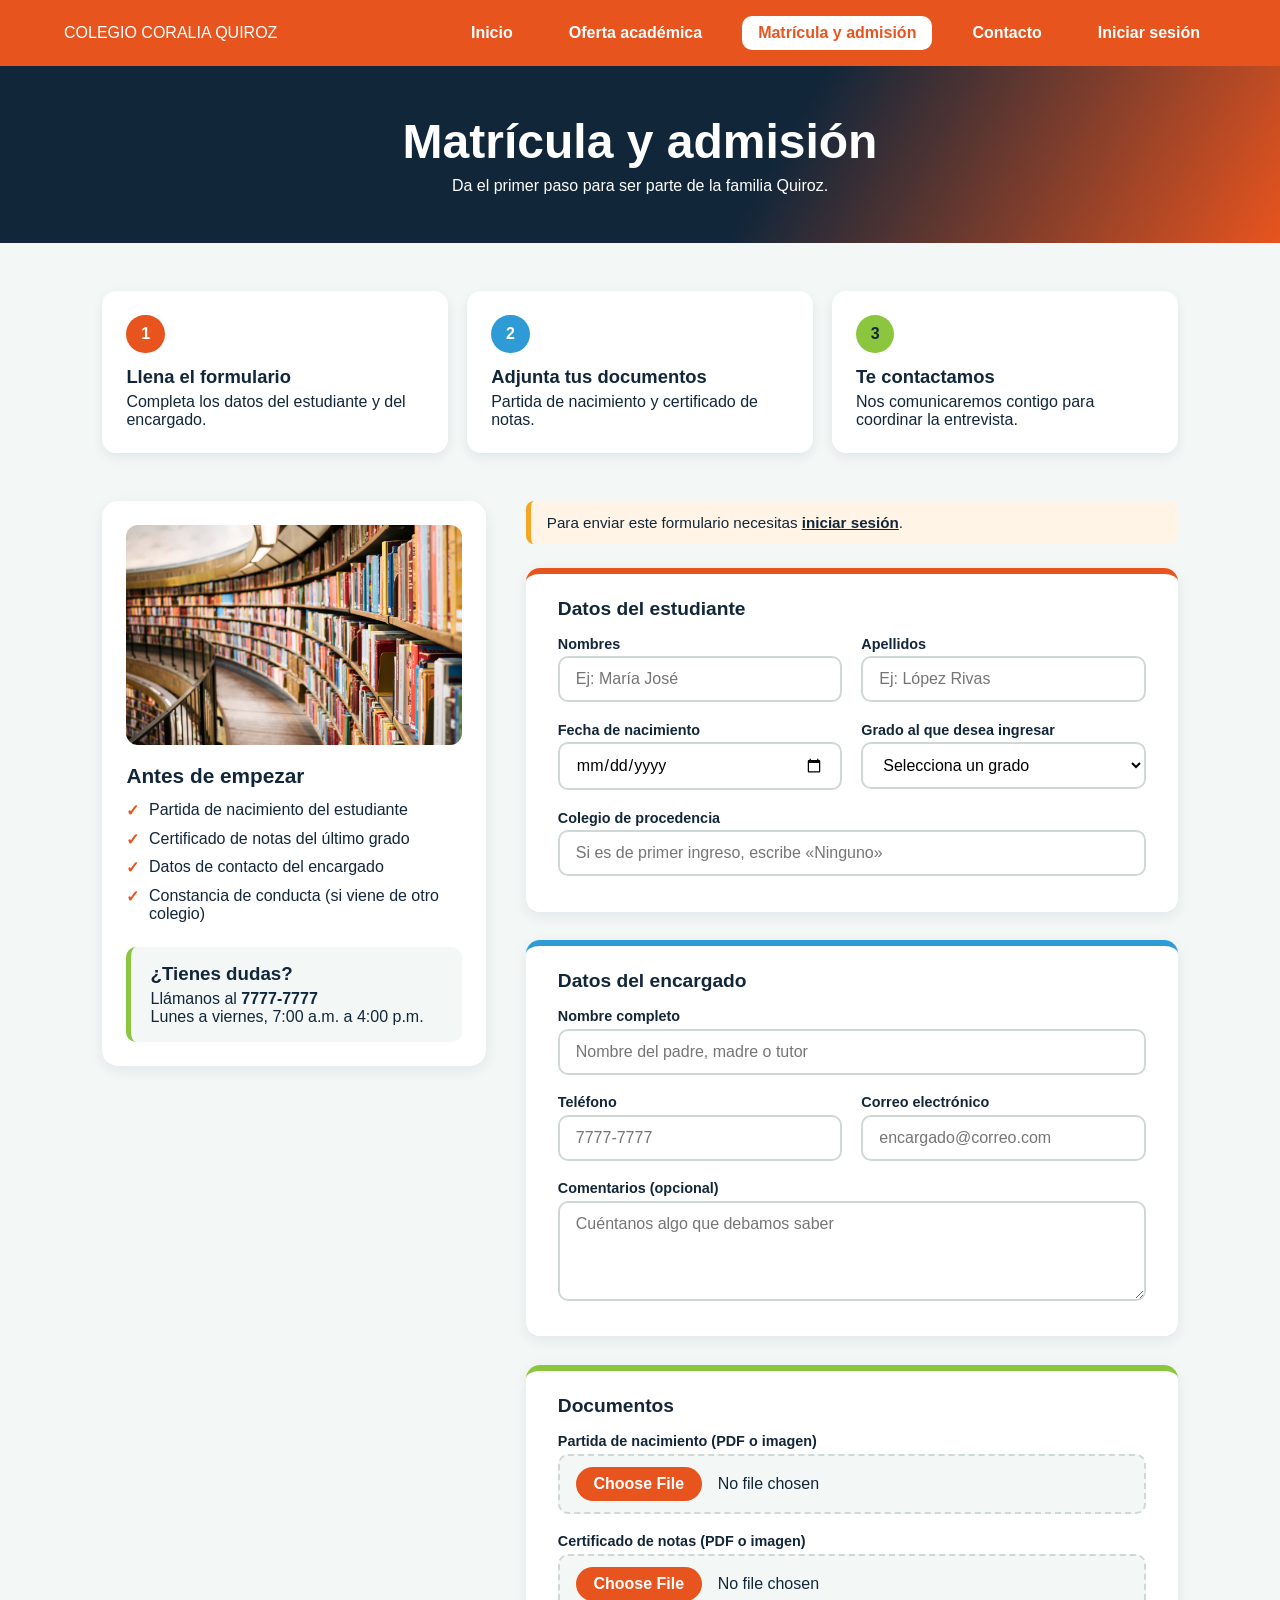
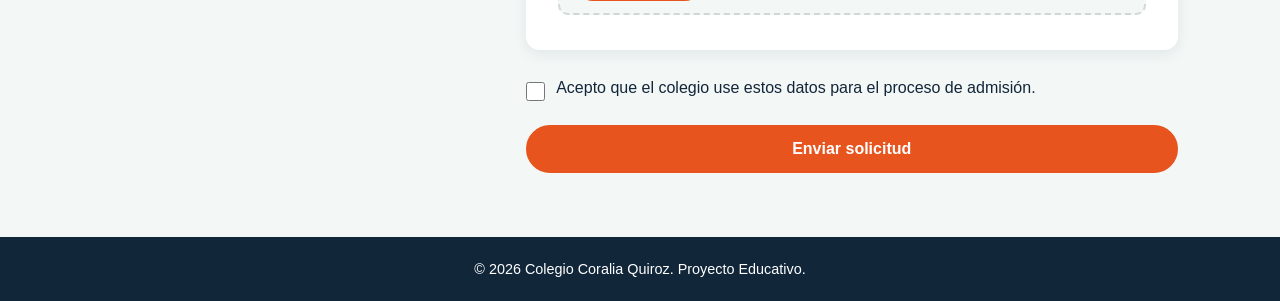
<file: MATRICULA.HTML>
<!DOCTYPE html>
<html lang="es">
<head>
    <meta charset="UTF-8">
    <meta name="viewport" content="width=device-width, initial-scale=1.0">
    <title>COLEGIO CORALIA QUIROZ | Matrícula y Admisión</title>
    <link rel="stylesheet" href="style.css">
    <script src="sesion.js" defer></script>
</head>
<body>
    <header>
        <a href="index.html">COLEGIO CORALIA QUIROZ</a>
        <input type="checkbox" id="menu-toggle" class="menu-toggle">
        <label for="menu-toggle" class="menu-boton" aria-label="Abrir menú">☰</label>
        <nav>
            <ul>
                <li><a href="index.html">Inicio</a></li>
                <li><a href="oferta.html">Oferta académica</a></li>
                <li><a href="matricula.html" class="activo">Matrícula y admisión</a></li>
                <li><a href="contacto.html">Contacto</a></li>
                <li><a href="login.html" id="enlace-sesion">Iniciar sesión</a></li>
            </ul>
        </nav>
    </header>

    <main>
        <section class="encabezado-pagina">
            <h1>Matrícula y admisión</h1>
            <p>Da el primer paso para ser parte de la familia Quiroz.</p>
        </section>

        <ol class="pasos">
            <li>
                <h2>Llena el formulario</h2>
                <p>Completa los datos del estudiante y del encargado.</p>
            </li>
            <li>
                <h2>Adjunta tus documentos</h2>
                <p>Partida de nacimiento y certificado de notas.</p>
            </li>
            <li>
                <h2>Te contactamos</h2>
                <p>Nos comunicaremos contigo para coordinar la entrevista.</p>
            </li>
        </ol>

        <section class="matricula-layout">
            <aside class="info-lateral">
                <figure>
                    <img src="LILI.avif" alt="Docente atendiendo a una familia en el proceso de admisión" loading="lazy">
                </figure>
                <h2>Antes de empezar</h2>
                <ul class="requisitos">
                    <li>Partida de nacimiento del estudiante</li>
                    <li>Certificado de notas del último grado</li>
                    <li>Datos de contacto del encargado</li>
                    <li>Constancia de conducta (si viene de otro colegio)</li>
                </ul>
                <div class="contacto-rapido">
                    <h3>¿Tienes dudas?</h3>
                    <p>Llámanos al <strong>7777-7777</strong></p>
                    <p>Lunes a viernes, 7:00 a.m. a 4:00 p.m.</p>
                </div>
            </aside>

            <form action="#" method="post" class="formulario">
                <p class="aviso">Para enviar este formulario necesitas <a href="login.html">iniciar sesión</a>.</p>
                
                <fieldset class="tarjeta-form">
                    <legend>Datos del estudiante</legend>

                    <div class="fila">
                        <div class="campo">
                            <label for="nombres">Nombres</label>
                            <input type="text" id="nombres" name="nombres" placeholder="Ej: María José" required>
                        </div>
                        <div class="campo">
                            <label for="apellidos">Apellidos</label>
                            <input type="text" id="apellidos" name="apellidos" placeholder="Ej: López Rivas" required>
                        </div>
                    </div>

                    <div class="fila">
                        <div class="campo">
                            <label for="nacimiento">Fecha de nacimiento</label>
                            <input type="date" id="nacimiento" name="nacimiento" required>
                        </div>
                        <div class="campo">
                            <label for="grado">Grado al que desea ingresar</label>
                            <select id="grado" name="grado" required>
                                <option value="" disabled selected>Selecciona un grado</option>
                                <optgroup label="Parvularia">
                                    <option value="k4">Kinder 4</option>
                                    <option value="k5">Kinder 5</option>
                                    <option value="prep">Preparatoria</option>
                                </optgroup>
                                <optgroup label="Educación básica">
                                    <option value="b-13">1° a 3°</option>
                                    <option value="b-46">4° a 6°</option>
                                    <option value="b-79">7° a 9°</option>
                                </optgroup>
                                <optgroup label="Bachillerato">
                                    <option value="bach-gen">Bachillerato general</option>
                                    <option value="bach-tec">Bachillerato técnico</option>
                                </optgroup>
                            </select>
                        </div>
                    </div>

                    <div class="campo">
                        <label for="procedencia">Colegio de procedencia</label>
                        <input type="text" id="procedencia" name="procedencia" placeholder="Si es de primer ingreso, escribe «Ninguno»">
                    </div>
                </fieldset>

                <fieldset class="tarjeta-form">
                    <legend>Datos del encargado</legend>

                    <div class="campo">
                        <label for="encargado">Nombre completo</label>
                        <input type="text" id="encargado" name="encargado" placeholder="Nombre del padre, madre o tutor" required>
                    </div>

                    <div class="fila">
                        <div class="campo">
                            <label for="telefono">Teléfono</label>
                            <input type="tel" id="telefono" name="telefono" placeholder="7777-7777" pattern="[0-9]{4}-?[0-9]{4}" title="Escribe 8 dígitos, con o sin guion" required>
                        </div>
                        <div class="campo">
                            <label for="email">Correo electrónico</label>
                            <input type="email" id="email" name="email" placeholder="encargado@correo.com" required>
                        </div>
                    </div>

                    <div class="campo">
                        <label for="comentarios">Comentarios (opcional)</label>
                        <textarea id="comentarios" name="comentarios" rows="4" placeholder="Cuéntanos algo que debamos saber"></textarea>
                    </div>
                </fieldset>

                <fieldset class="tarjeta-form">
                    <legend>Documentos</legend>

                    <div class="campo">
                        <label for="partida">Partida de nacimiento (PDF o imagen)</label>
                        <input type="file" id="partida" name="partida" accept=".pdf,.jpg,.jpeg,.png" required>
                    </div>

                    <div class="campo">
                        <label for="notas">Certificado de notas (PDF o imagen)</label>
                        <input type="file" id="notas" name="notas" accept=".pdf,.jpg,.jpeg,.png">
                    </div>
                </fieldset>

                <div class="campo-check">
                    <input type="checkbox" id="acepto" name="acepto" required>
                    <label for="acepto">Acepto que el colegio use estos datos para el proceso de admisión.</label>
                </div>

                <button type="submit" class="boton">Enviar solicitud</button>
            </form>
        </section>
    </main>

    <footer>
        <p>&copy; 2026 Colegio Coralia Quiroz. Proyecto Educativo.</p>
    </footer>
</body>
</html>
</file>
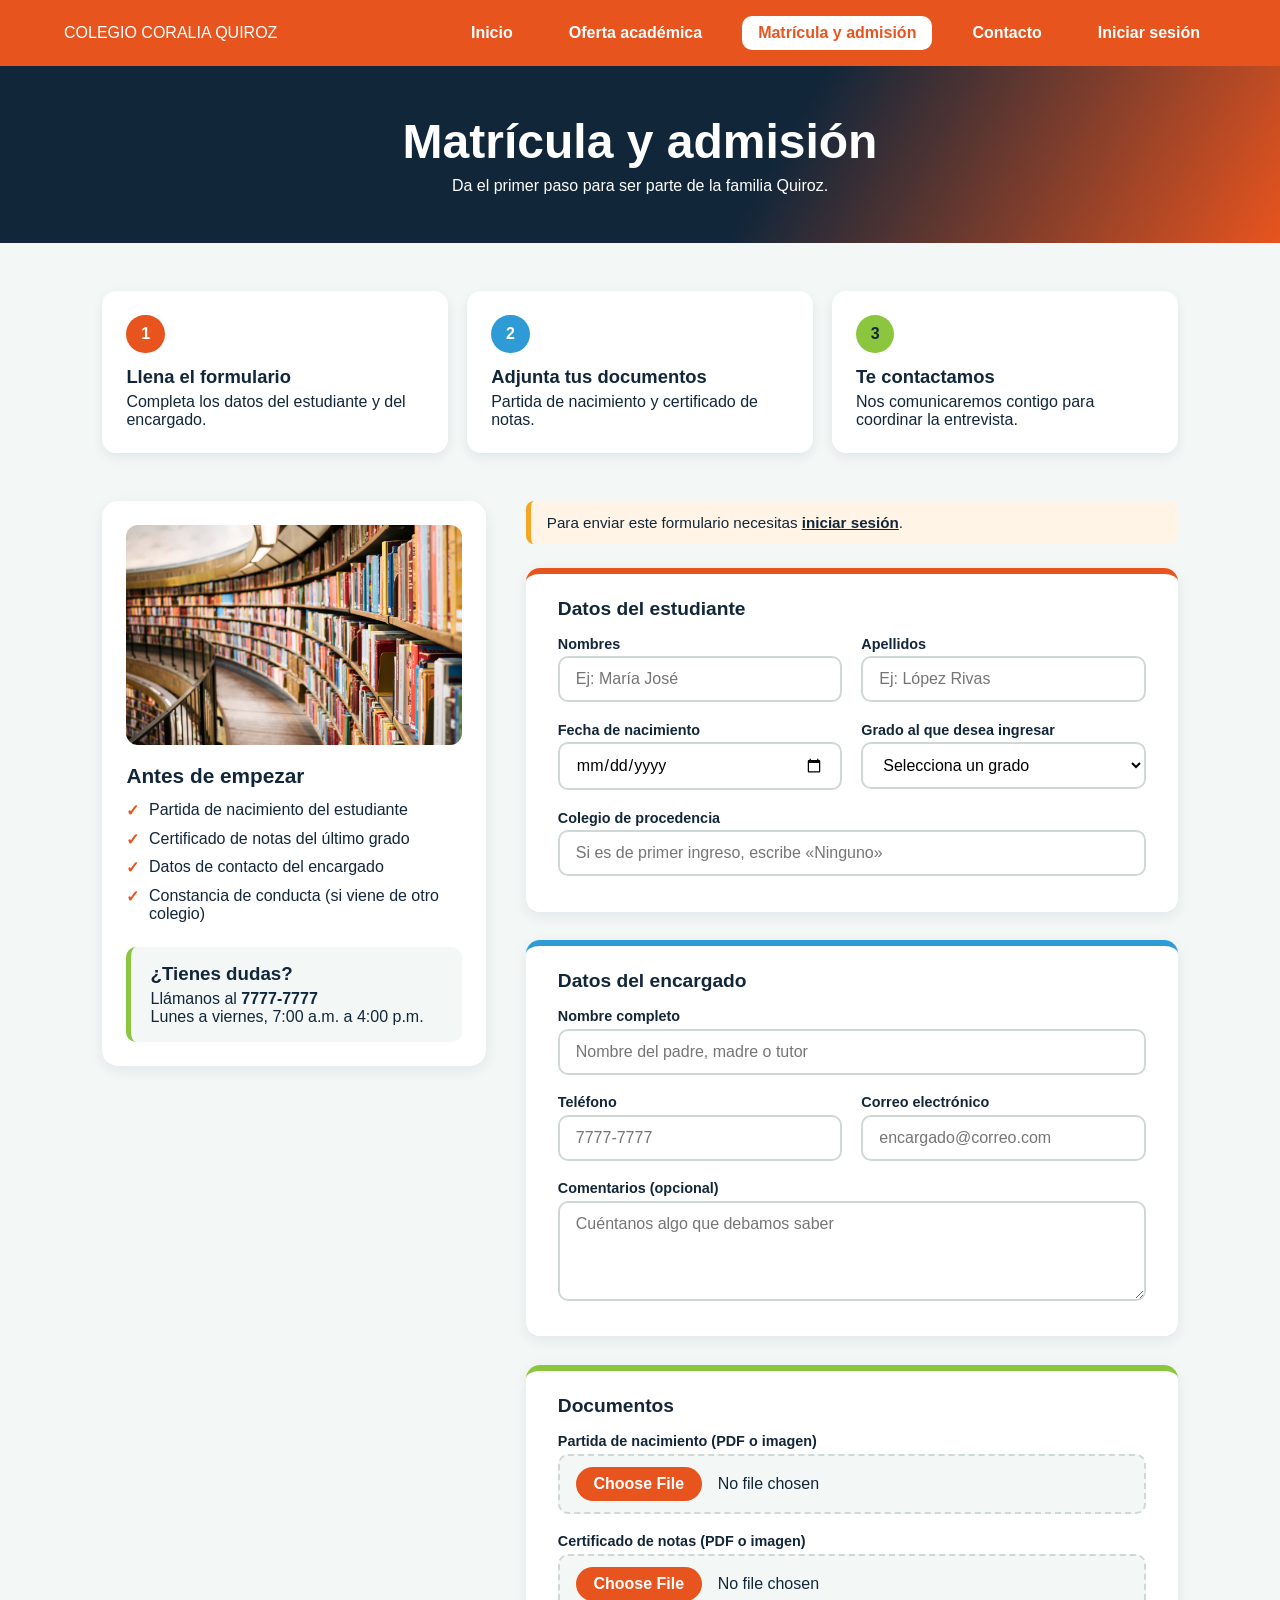
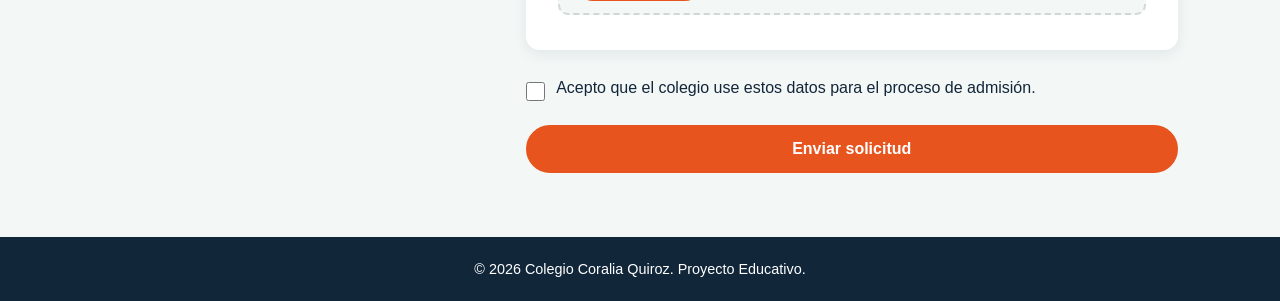
<file: matricula.html>
<!DOCTYPE html>
<html lang="es">
<head>
    <meta charset="UTF-8">
    <meta name="viewport" content="width=device-width, initial-scale=1.0">
    <title>COLEGIO CORALIA QUIROZ | Matrícula y Admisión</title>
    <link rel="stylesheet" href="style.css">
    <script src="sesion.js" defer></script>
</head>
<body>
    <header>
        <a href="index.html">COLEGIO CORALIA QUIROZ</a>
        <input type="checkbox" id="menu-toggle" class="menu-toggle">
        <label for="menu-toggle" class="menu-boton" aria-label="Abrir menú">☰</label>
        <nav>
            <ul>
                <li><a href="index.html">Inicio</a></li>
                <li><a href="oferta.html">Oferta académica</a></li>
                <li><a href="matricula.html" class="activo">Matrícula y admisión</a></li>
                <li><a href="contacto.html">Contacto</a></li>
                <li><a href="login.html" id="enlace-sesion">Iniciar sesión</a></li>
            </ul>
        </nav>
    </header>

    <main>
        <section class="encabezado-pagina">
            <h1>Matrícula y admisión</h1>
            <p>Da el primer paso para ser parte de la familia Quiroz.</p>
        </section>

        <ol class="pasos">
            <li>
                <h2>Llena el formulario</h2>
                <p>Completa los datos del estudiante y del encargado.</p>
            </li>
            <li>
                <h2>Adjunta tus documentos</h2>
                <p>Partida de nacimiento y certificado de notas.</p>
            </li>
            <li>
                <h2>Te contactamos</h2>
                <p>Nos comunicaremos contigo para coordinar la entrevista.</p>
            </li>
        </ol>

        <section class="matricula-layout">
            <aside class="info-lateral">
                <figure>
                    <img src="LILI.avif" alt="Docente atendiendo a una familia en el proceso de admisión" loading="lazy">
                </figure>
                <h2>Antes de empezar</h2>
                <ul class="requisitos">
                    <li>Partida de nacimiento del estudiante</li>
                    <li>Certificado de notas del último grado</li>
                    <li>Datos de contacto del encargado</li>
                    <li>Constancia de conducta (si viene de otro colegio)</li>
                </ul>
                <div class="contacto-rapido">
                    <h3>¿Tienes dudas?</h3>
                    <p>Llámanos al <strong>7777-7777</strong></p>
                    <p>Lunes a viernes, 7:00 a.m. a 4:00 p.m.</p>
                </div>
            </aside>

            <form action="#" method="post" class="formulario">
                <p class="aviso">Para enviar este formulario necesitas <a href="login.html">iniciar sesión</a>.</p>
                
                <fieldset class="tarjeta-form">
                    <legend>Datos del estudiante</legend>

                    <div class="fila">
                        <div class="campo">
                            <label for="nombres">Nombres</label>
                            <input type="text" id="nombres" name="nombres" placeholder="Ej: María José" required>
                        </div>
                        <div class="campo">
                            <label for="apellidos">Apellidos</label>
                            <input type="text" id="apellidos" name="apellidos" placeholder="Ej: López Rivas" required>
                        </div>
                    </div>

                    <div class="fila">
                        <div class="campo">
                            <label for="nacimiento">Fecha de nacimiento</label>
                            <input type="date" id="nacimiento" name="nacimiento" required>
                        </div>
                        <div class="campo">
                            <label for="grado">Grado al que desea ingresar</label>
                            <select id="grado" name="grado" required>
                                <option value="" disabled selected>Selecciona un grado</option>
                                <optgroup label="Parvularia">
                                    <option value="k4">Kinder 4</option>
                                    <option value="k5">Kinder 5</option>
                                    <option value="prep">Preparatoria</option>
                                </optgroup>
                                <optgroup label="Educación básica">
                                    <option value="b-13">1° a 3°</option>
                                    <option value="b-46">4° a 6°</option>
                                    <option value="b-79">7° a 9°</option>
                                </optgroup>
                                <optgroup label="Bachillerato">
                                    <option value="bach-gen">Bachillerato general</option>
                                    <option value="bach-tec">Bachillerato técnico</option>
                                </optgroup>
                            </select>
                        </div>
                    </div>

                    <div class="campo">
                        <label for="procedencia">Colegio de procedencia</label>
                        <input type="text" id="procedencia" name="procedencia" placeholder="Si es de primer ingreso, escribe «Ninguno»">
                    </div>
                </fieldset>

                <fieldset class="tarjeta-form">
                    <legend>Datos del encargado</legend>

                    <div class="campo">
                        <label for="encargado">Nombre completo</label>
                        <input type="text" id="encargado" name="encargado" placeholder="Nombre del padre, madre o tutor" required>
                    </div>

                    <div class="fila">
                        <div class="campo">
                            <label for="telefono">Teléfono</label>
                            <input type="tel" id="telefono" name="telefono" placeholder="7777-7777" pattern="[0-9]{4}-?[0-9]{4}" title="Escribe 8 dígitos, con o sin guion" required>
                        </div>
                        <div class="campo">
                            <label for="email">Correo electrónico</label>
                            <input type="email" id="email" name="email" placeholder="encargado@correo.com" required>
                        </div>
                    </div>

                    <div class="campo">
                        <label for="comentarios">Comentarios (opcional)</label>
                        <textarea id="comentarios" name="comentarios" rows="4" placeholder="Cuéntanos algo que debamos saber"></textarea>
                    </div>
                </fieldset>

                <fieldset class="tarjeta-form">
                    <legend>Documentos</legend>

                    <div class="campo">
                        <label for="partida">Partida de nacimiento (PDF o imagen)</label>
                        <input type="file" id="partida" name="partida" accept=".pdf,.jpg,.jpeg,.png" required>
                    </div>

                    <div class="campo">
                        <label for="notas">Certificado de notas (PDF o imagen)</label>
                        <input type="file" id="notas" name="notas" accept=".pdf,.jpg,.jpeg,.png">
                    </div>
                </fieldset>

                <div class="campo-check">
                    <input type="checkbox" id="acepto" name="acepto" required>
                    <label for="acepto">Acepto que el colegio use estos datos para el proceso de admisión.</label>
                </div>

                <button type="submit" class="boton">Enviar solicitud</button>
            </form>
        </section>
    </main>

    <footer>
        <p>&copy; 2026 Colegio Coralia Quiroz. Proyecto Educativo.</p>
    </footer>
</body>
</html>
</file>
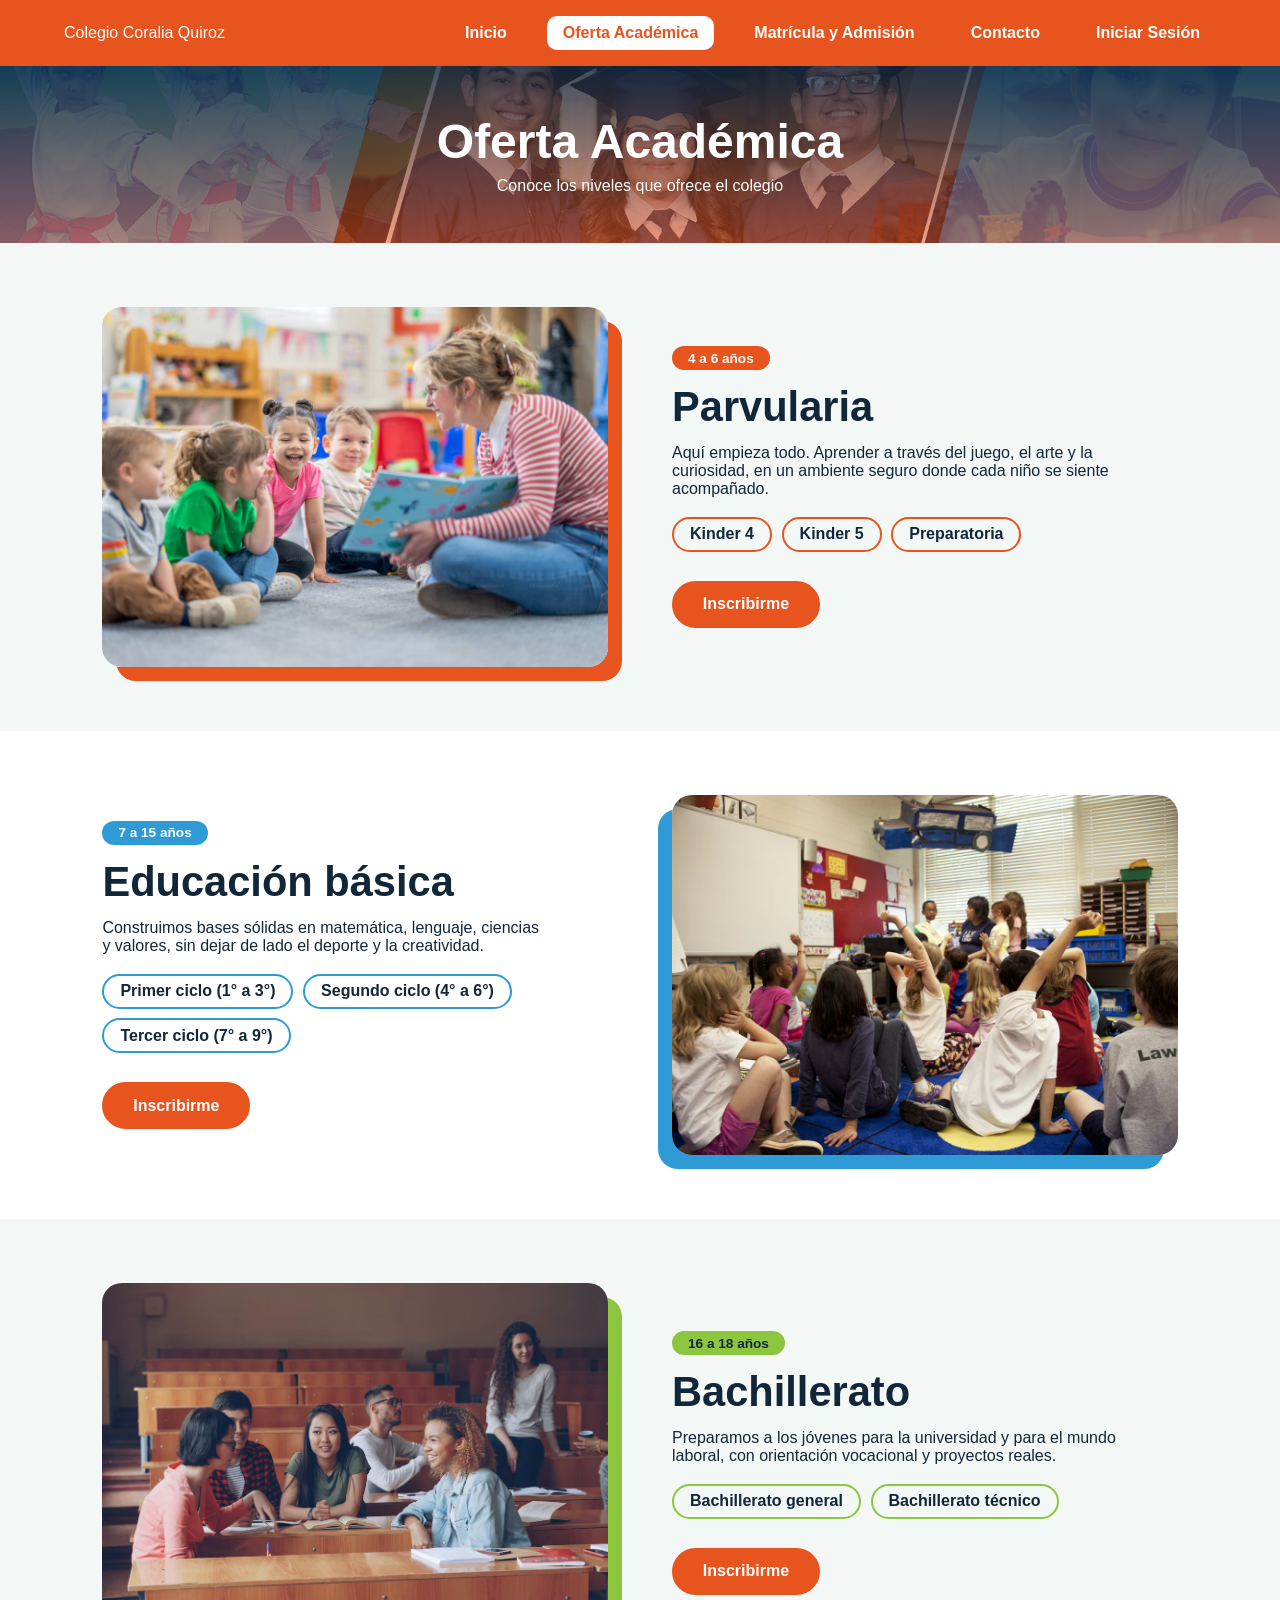
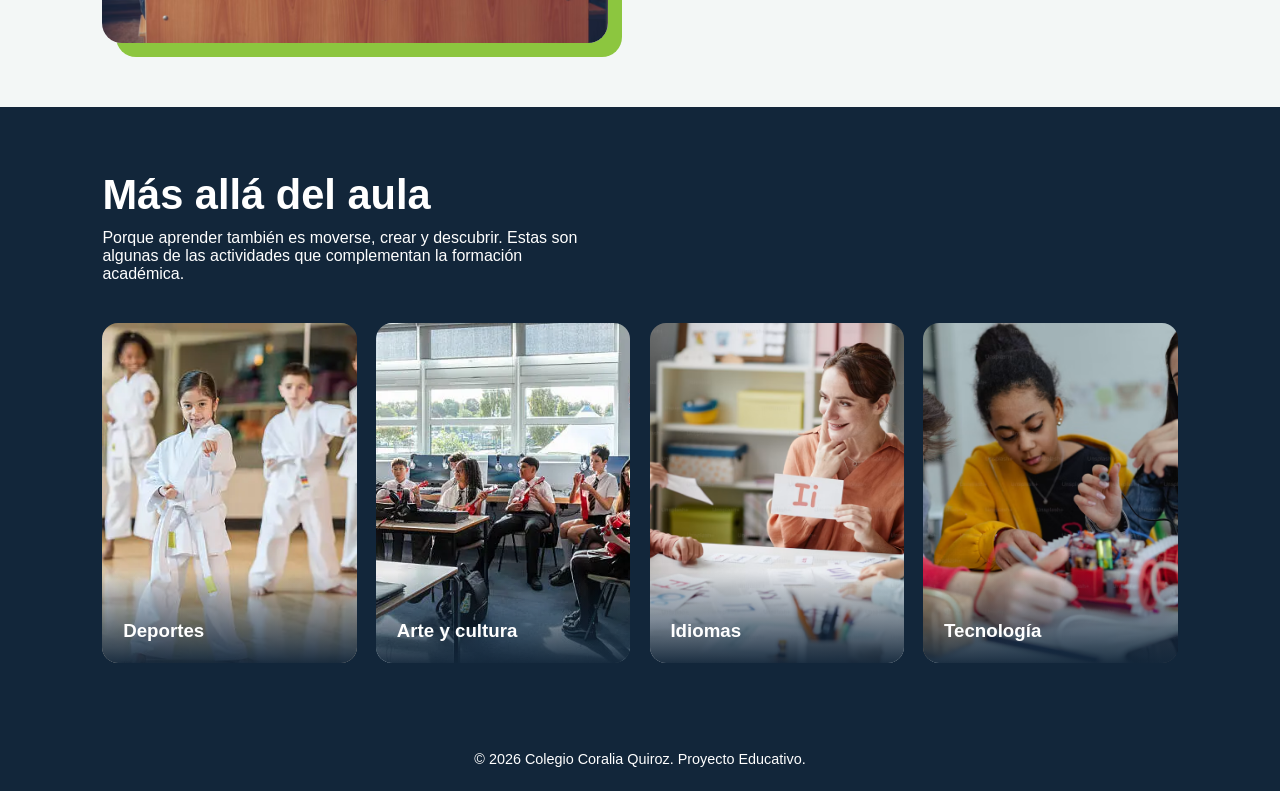
<file: OFERTA.HTML>
<!DOCTYPE html>
<html lang="es">
<head>
    <meta charset="UTF-8">
    <meta name="viewport" content="width=device-width, initial-scale=1.0">
    <title>COLEGIO CORALIA QUIROZ | Oferta Académica</title>
    <link rel="stylesheet" href="style.css">    
    <script src="sesion.js" defer></script>
</head>

<body>
    <header>
        <a href="index.html">Colegio Coralia Quiroz</a>
        <input type="checkbox" id="menu-toggle" class="menu-toggle">
        <label for="menu-toggle" class="menu-boton" aria-label="Abrir menú">☰</label>
        <nav>
            <ul>
                <li><a href="index.html">Inicio</a></li>
                <li><a href="oferta.html" class="activo">Oferta Académica</a></li>
                <li><a href="matricula.html">Matrícula y Admisión</a></li>
                <li><a href="contacto.html">Contacto</a></li>
                <li><a href="login.html" id="enlace-sesion">Iniciar Sesión</a></li>
            </ul>
        </nav>
    </header>

    <main>
        <section class="encabezado-pagina encabezado-oferta">
            <h1>Oferta Académica</h1>
            <p>Conoce los niveles que ofrece el colegio</p>
        </section>

        <section class="nivel-fila">
            <figure>
                <img src="KINDER.avif" alt="Niños de parvularia escuchando un cuento" loading="lazy">
            </figure>
            <article>
                <span class="etiqueta">4 a 6 años</span>
                <h2>Parvularia</h2>
                <p>Aquí empieza todo. Aprender a través del juego, el arte y la curiosidad, en un ambiente seguro donde cada niño se siente acompañado.</p>
                <ul class="chips">
                    <li>Kinder 4</li>
                    <li>Kinder 5</li>
                    <li>Preparatoria</li>
                </ul>
                <a href="matricula.html" class="boton">Inscribirme</a>
            </article>
        </section>

        <section class="nivel-fila invertida nivel-azul">
            <figure>
                <img src="BASICA.avif" alt="Estudiantes de educación básica trabajando en equipo" loading="lazy">
            </figure>
            <article>
                <span class="etiqueta">7 a 15 años</span>
                <h2>Educación básica</h2>
                <p>Construimos bases sólidas en matemática, lenguaje, ciencias y valores, sin dejar de lado el deporte y la creatividad.</p>
                <ul class="chips">
                    <li>Primer ciclo (1° a 3°)</li>
                    <li>Segundo ciclo (4° a 6°)</li>
                    <li>Tercer ciclo (7° a 9°)</li>
                </ul>
                <a href="matricula.html" class="boton">Inscribirme</a>
            </article>
        </section>

        <section class="nivel-fila nivel-verde">
            <figure>
                <img src="BACHI.avif" alt="Estudiantes de bachillerato en el laboratorio" loading="lazy">
            </figure>
            <article>
                <span class="etiqueta">16 a 18 años</span>
                <h2>Bachillerato</h2>
                <p>Preparamos a los jóvenes para la universidad y para el mundo laboral, con orientación vocacional y proyectos reales.</p>
                <ul class="chips">
                    <li>Bachillerato general</li>
                    <li>Bachillerato técnico</li>
                </ul>
                <a href="matricula.html" class="boton">Inscribirme</a>
            </article>
        </section>

        <section class="actividades">
            <h2>Más allá del aula</h2>
            <p>Porque aprender también es moverse, crear y descubrir. Estas son algunas de las actividades que complementan la formación académica.</p>

            <div class="actividades-grid">
                <article class="actividad">
                    <img src="karateee.webp" alt="Estudiantes practicando deporte" loading="lazy">
                    <div class="actividad-texto">
                        <h3>Deportes</h3>
                        <p>Ajedrez, artes marciales y fútbol para desarrollar disciplina y trabajo en equipo.</p>
                    </div>
                </article>

                <article class="actividad">
                    <img src="MUSIC.webp" alt="Estudiantes en clase de arte" loading="lazy">
                    <div class="actividad-texto">
                        <h3>Arte y cultura</h3>
                        <p>Música, danza y artes plásticas para expresar lo que cada uno lleva dentro.</p>
                    </div>
                </article>

                <article class="actividad">
                    <img src="ENGLISH.avif" alt="Clase de inglés" loading="lazy">
                    <div class="actividad-texto">
                        <h3>Idiomas</h3>
                        <p>Refuerzo de inglés en todos los niveles, con práctica real de conversación.</p>
                    </div>
                </article>

                <article class="actividad">
                    <img src="ROBOTICA.avif" alt="Estudiantes en el laboratorio de computación" loading="lazy">
                    <div class="actividad-texto">
                        <h3>Tecnología</h3>
                        <p>Computación y robótica para preparar a los estudiantes del futuro.</p>
                    </div>
                </article>
            </div>
        </section>
    </main>

    <footer>
        <p>&copy; 2026 Colegio Coralia Quiroz. Proyecto Educativo.</p>
    </footer>
</body>
</html>
</file>
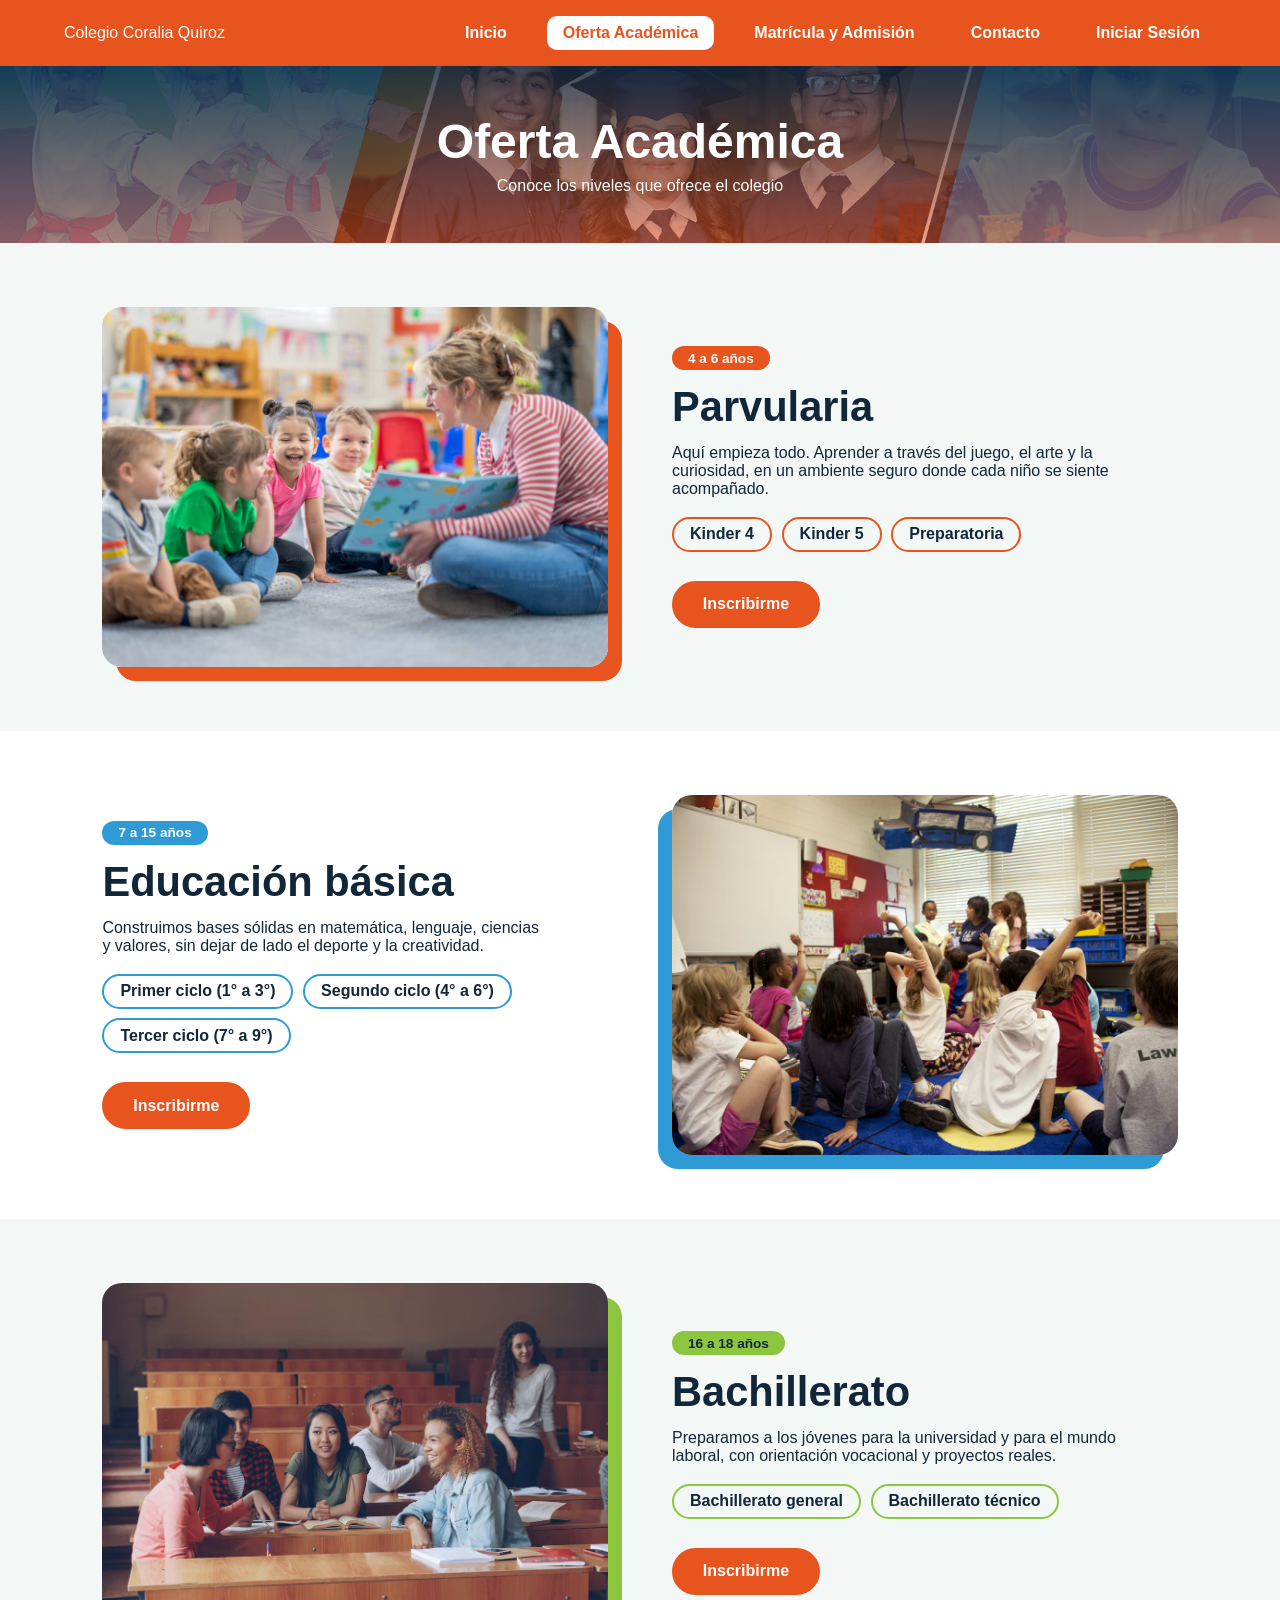
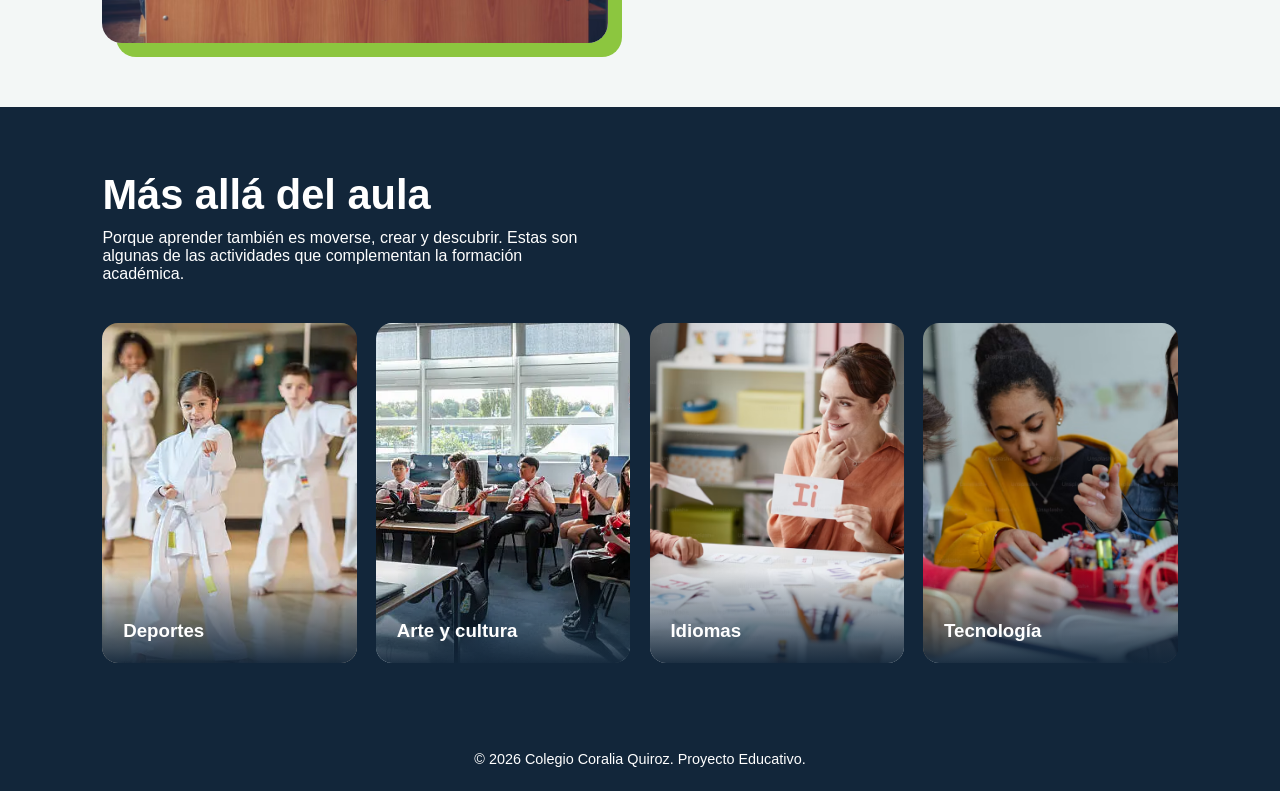
<file: oferta.html>
<!DOCTYPE html>
<html lang="es">
<head>
    <meta charset="UTF-8">
    <meta name="viewport" content="width=device-width, initial-scale=1.0">
    <title>COLEGIO CORALIA QUIROZ | Oferta Académica</title>
    <link rel="stylesheet" href="style.css">    
    <script src="sesion.js" defer></script>
</head>

<body>
    <header>
        <a href="index.html">Colegio Coralia Quiroz</a>
        <input type="checkbox" id="menu-toggle" class="menu-toggle">
        <label for="menu-toggle" class="menu-boton" aria-label="Abrir menú">☰</label>
        <nav>
            <ul>
                <li><a href="index.html">Inicio</a></li>
                <li><a href="oferta.html" class="activo">Oferta Académica</a></li>
                <li><a href="matricula.html">Matrícula y Admisión</a></li>
                <li><a href="contacto.html">Contacto</a></li>
                <li><a href="login.html" id="enlace-sesion">Iniciar Sesión</a></li>
            </ul>
        </nav>
    </header>

    <main>
        <section class="encabezado-pagina encabezado-oferta">
            <h1>Oferta Académica</h1>
            <p>Conoce los niveles que ofrece el colegio</p>
        </section>

        <section class="nivel-fila">
            <figure>
                <img src="KINDER.avif" alt="Niños de parvularia escuchando un cuento" loading="lazy">
            </figure>
            <article>
                <span class="etiqueta">4 a 6 años</span>
                <h2>Parvularia</h2>
                <p>Aquí empieza todo. Aprender a través del juego, el arte y la curiosidad, en un ambiente seguro donde cada niño se siente acompañado.</p>
                <ul class="chips">
                    <li>Kinder 4</li>
                    <li>Kinder 5</li>
                    <li>Preparatoria</li>
                </ul>
                <a href="matricula.html" class="boton">Inscribirme</a>
            </article>
        </section>

        <section class="nivel-fila invertida nivel-azul">
            <figure>
                <img src="BASICA.avif" alt="Estudiantes de educación básica trabajando en equipo" loading="lazy">
            </figure>
            <article>
                <span class="etiqueta">7 a 15 años</span>
                <h2>Educación básica</h2>
                <p>Construimos bases sólidas en matemática, lenguaje, ciencias y valores, sin dejar de lado el deporte y la creatividad.</p>
                <ul class="chips">
                    <li>Primer ciclo (1° a 3°)</li>
                    <li>Segundo ciclo (4° a 6°)</li>
                    <li>Tercer ciclo (7° a 9°)</li>
                </ul>
                <a href="matricula.html" class="boton">Inscribirme</a>
            </article>
        </section>

        <section class="nivel-fila nivel-verde">
            <figure>
                <img src="BACHI.avif" alt="Estudiantes de bachillerato en el laboratorio" loading="lazy">
            </figure>
            <article>
                <span class="etiqueta">16 a 18 años</span>
                <h2>Bachillerato</h2>
                <p>Preparamos a los jóvenes para la universidad y para el mundo laboral, con orientación vocacional y proyectos reales.</p>
                <ul class="chips">
                    <li>Bachillerato general</li>
                    <li>Bachillerato técnico</li>
                </ul>
                <a href="matricula.html" class="boton">Inscribirme</a>
            </article>
        </section>

        <section class="actividades">
            <h2>Más allá del aula</h2>
            <p>Porque aprender también es moverse, crear y descubrir. Estas son algunas de las actividades que complementan la formación académica.</p>

            <div class="actividades-grid">
                <article class="actividad">
                    <img src="karateee.webp" alt="Estudiantes practicando deporte" loading="lazy">
                    <div class="actividad-texto">
                        <h3>Deportes</h3>
                        <p>Ajedrez, artes marciales y fútbol para desarrollar disciplina y trabajo en equipo.</p>
                    </div>
                </article>

                <article class="actividad">
                    <img src="MUSIC.webp" alt="Estudiantes en clase de arte" loading="lazy">
                    <div class="actividad-texto">
                        <h3>Arte y cultura</h3>
                        <p>Música, danza y artes plásticas para expresar lo que cada uno lleva dentro.</p>
                    </div>
                </article>

                <article class="actividad">
                    <img src="ENGLISH.avif" alt="Clase de inglés" loading="lazy">
                    <div class="actividad-texto">
                        <h3>Idiomas</h3>
                        <p>Refuerzo de inglés en todos los niveles, con práctica real de conversación.</p>
                    </div>
                </article>

                <article class="actividad">
                    <img src="ROBOTICA.avif" alt="Estudiantes en el laboratorio de computación" loading="lazy">
                    <div class="actividad-texto">
                        <h3>Tecnología</h3>
                        <p>Computación y robótica para preparar a los estudiantes del futuro.</p>
                    </div>
                </article>
            </div>
        </section>
    </main>

    <footer>
        <p>&copy; 2026 Colegio Coralia Quiroz. Proyecto Educativo.</p>
    </footer>
</body>
</html>
</file>
<file: style.css>
/*===== VARIABLES =====*/
:root {
    --color-primario: #e8541e;
    --color-oscuro: #12263a;
    --color-claro: #f3f7f6;
    --color-blanco: #ffffff;
    --color-azul: #2f9bd6;
    --color-verde: #8cc63f;
    --color-acento: #f5a623;
}

/*===== BASE =====*/
* {
    box-sizing: border-box;
    margin: 0;
    padding: 0;
}

body {
    font-family: "Segoe UI", sans-serif;
    background: var(--color-claro);
    color: var(--color-oscuro);
    display: flex;
    flex-direction: column;
    min-height: 100vh;
}

main {
    flex: 1;
    display: flex;
    flex-direction: column;
}

a {
    color: inherit;
    text-decoration: none;
}

/*===== HEADER Y NAVEGACIÓN =====*/
header {
    display: flex;
    justify-content: space-between;
    align-items: center;
    padding: 1rem 5%;
    background: var(--color-primario);
    color: var(--color-blanco);
    position: sticky;
    top: 0;
    z-index: 100;
}

nav ul {
    display: flex;
    gap: 1.5em;
    list-style: none;
}

nav a {
    display: block;
    padding: 0.5rem 1rem;
    border-radius: 10px;
    font-weight: 600;
    transition: background 0.25s ease, color 0.25s ease;
}

nav a:hover,
nav a.activo {
    background: var(--color-blanco);
    color: var(--color-primario);
}

/* MENÚ HAMBURGUESA (Oculto en escritorio) */
.menu-toggle,
.menu-boton {
    display: none;
}

/*===== HERO =====*/
.hero {
    display: flex;
    align-items: center;
    min-height: 80vh;
    padding: 4rem 8% 7rem;
    background:
        linear-gradient(90deg, var(--color-primario) 33.3%, var(--color-azul) 33.3% 66.6%, var(--color-verde) 66.6%) top / 100% 8px no-repeat,
        linear-gradient(100deg, rgba(18, 38, 58, 0.92) 30%, rgba(24, 62, 82, 0.5) 70%, rgba(10, 65, 95, 0.2)),
        url("NIÑOS.jpg") center / cover no-repeat;
    color: var(--color-blanco);
}

.hero article {
    max-width: 620px;
}

.hero h1 {
    font-size: clamp(2rem, 5vw, 4rem);
    line-height: 1.1;
    margin-bottom: 1rem;
}

.hero p {
    max-width: 45ch;
    margin-bottom: 1.5rem;
}

.cinta {
    display: inline-block;
    margin: 0.5rem 0 1.2rem;
    padding: 0.5rem 1.5rem;
    background: var(--color-verde);
    color: var(--color-oscuro);
    font-size: 1.1rem;
    font-weight: 700;
    transform: rotate(-3deg);
    box-shadow: 4px 4px 0 var(--color-oscuro);
}

.hero-botones {
    display: flex;
    flex-wrap: wrap;
    gap: 1rem;
}

.hero .boton {
    background: var(--color-blanco);
    border-color: var(--color-blanco);
    color: var(--color-primario);
}

.hero .boton:hover {
    background: transparent;
    color: var(--color-blanco);
}

.hero .boton-borde {
    background: transparent;
    color: var(--color-blanco);
}

.hero .boton-borde:hover {
    background: var(--color-blanco);
    color: var(--color-primario);
}

/*===== BOTONES GENERALES =====*/
.boton {
    display: inline-block;
    padding: 0.8rem 1.8rem;
    border: 2px solid var(--color-primario);
    border-radius: 999px;
    background: var(--color-primario);
    color: var(--color-blanco);
    font-weight: 700;
    transition: transform 0.25s ease, background 0.25s ease, color 0.25s ease;
}

.boton:hover {
    transform: translateY(-3px);
    background: transparent;
}

.boton-oscuro {
    background: var(--color-oscuro);
    border-color: var(--color-oscuro);
}

.boton-oscuro:hover {
    background: transparent;
    color: var(--color-oscuro);
}

.boton-borde {
    background: transparent;
    border-color: var(--color-blanco);
    color: var(--color-blanco);
}

.boton-borde:hover {
    background: var(--color-blanco);
    color: var(--color-primario);
}

/*===== INICIO: FRANJA DE DATOS =====*/
.datos {
    display: grid;
    grid-template-columns: repeat(auto-fit, minmax(180px, 1fr));
    gap: 1rem;
    margin: -4rem 8% 0;
}

.dato {
    --fondo: var(--color-primario);
    --texto: var(--color-blanco);
    padding: 1.8rem 1.5rem;
    background:
        radial-gradient(circle at 100% 0, rgba(255, 255, 255, 0.28) 0 64px, transparent 65px),
        var(--fondo);
    border-radius: 44px 10px 44px 10px;
    box-shadow: 0 12px 24px rgba(18, 38, 58, 0.2);
    color: var(--texto);
    text-align: left;
    transition: transform 0.3s ease, border-radius 0.3s ease;
}

.dato:nth-child(2) { --fondo: var(--color-azul); --texto: var(--color-oscuro); }
.dato:nth-child(3) { --fondo: var(--color-verde); --texto: var(--color-oscuro); }
.dato:nth-child(4) { --fondo: var(--color-acento); --texto: var(--color-oscuro); }

.dato:hover {
    transform: translateY(-8px) rotate(-2deg);
    border-radius: 10px 44px 10px 44px;
}

.dato strong {
    display: block;
    font-size: 3.2rem;
    font-weight: 800;
    line-height: 1;
}

.dato span {
    font-weight: 600;
}

/*===== BIENVENIDA =====*/
.bienvenida {
    display: grid;
    grid-template-columns: 1fr 1fr;
    align-items: center;
    gap: 3rem;
    padding: 4rem 8%;
}

.bienvenida figure {
    overflow: hidden;
    border-radius: 16px;
}

.bienvenida img {
    display: block;
    width: 100%;
    height: 350px;
    object-fit: cover;
    transition: transform 0.5s ease;
}

.bienvenida figure:hover img {
    transform: scale(1.06);
}

.bienvenida h2 {
    margin-bottom: 1rem;
}

.bienvenida p {
    margin-bottom: 0.8rem;
}

/*===== INICIO: PILARES =====*/
.pilares {
    display: grid;
    grid-template-columns: repeat(auto-fit, minmax(260px, 1fr));
    gap: 1.5rem;
    padding: 0 8% 4rem;
}

.pilar {
    --color: var(--color-primario);
    display: flex;
    flex-direction: column;
    padding: 2rem;
    background: var(--color-blanco);
    border-radius: 20px;
    box-shadow: 0 4px 14px rgba(18, 38, 58, 0.08);
    transition: transform 0.25s ease, box-shadow 0.25s ease;
}

.pilar:nth-child(2) { --color: var(--color-azul); }
.pilar:nth-child(3) { --color: var(--color-verde); }

.pilar:hover {
    transform: translateY(-8px);
    box-shadow: 0 16px 30px rgba(18, 38, 58, 0.16);
}

.pilar-icono {
    display: grid;
    place-items: center;
    width: 64px;
    height: 64px;
    margin-bottom: 1.2rem;
    border-radius: 50% 50% 50% 10px;
    background: var(--color);
    font-size: 1.9rem;
    transition: transform 0.3s ease;
}

.pilar:hover .pilar-icono {
    transform: rotate(-10deg) scale(1.1);
}

.pilar h3 {
    margin-bottom: 0.5rem;
    font-size: 1.4rem;
}

.pilar ul {
    margin: 1rem 0 1.5rem;
    list-style: none;
}

.pilar li {
    display: flex;
    gap: 0.6rem;
    margin-bottom: 0.5rem;
}

.pilar li::before {
    content: "✓";
    color: var(--color);
    font-weight: 800;
}

.pilar-enlace {
    align-self: flex-start;
    margin-top: auto;
    padding-bottom: 2px;
    border-bottom: 3px solid var(--color);
    font-weight: 700;
    transition: padding-bottom 0.25s ease;
}

.pilar-enlace:hover {
    padding-bottom: 6px;
}

/*===== INICIO: GALERÍA =====*/
.galeria {
    padding: 4rem 8%;
}

.galeria h2 {
    font-size: clamp(1.8rem, 4vw, 2.6rem);
    margin-bottom: 0.5rem;
}

.galeria > p {
    margin-bottom: 2rem;
}

.galeria-grid {
    display: grid;
    grid-template-columns: repeat(4, 1fr);
    grid-auto-rows: 200px;
    gap: 1rem;
}

.galeria figure {
    display: grid;
    overflow: hidden;
    border-radius: 16px;
}

.galeria figure.foto-grande {
    grid-column: span 2;
    grid-row: span 2;
}

.galeria img,
.galeria figcaption {
    grid-area: 1 / 1;
}

.galeria img {
    width: 100%;
    height: 100%;
    object-fit: cover;
    transition: transform 0.5s ease;
}

.galeria figcaption {
    align-self: end;
    padding: 2rem 1rem 1rem;
    background: linear-gradient(transparent, rgba(18, 38, 58, 0.9));
    color: var(--color-blanco);
    font-weight: 600;
    transform: translateY(100%);
    transition: transform 0.35s ease;
}

.galeria figure:hover img {
    transform: scale(1.08);
}

.galeria figure:hover figcaption {
    transform: translateY(0);
}

/*===== FRANJA DE ADMISIONES =====*/
.franja {
    display: flex;
    flex-wrap: wrap;
    justify-content: space-between;
    align-items: center;
    gap: 1.5rem;
    padding: 3rem 5%;
    background: var(--color-acento);
}

.franja h2 {
    font-size: 1.5rem;
}

/*===== PÁGINAS INTERNAS: ENCABEZADO =====*/
.encabezado-pagina {
    padding: 3rem 5%;
    text-align: center;
    background: linear-gradient(120deg, var(--color-oscuro) 60%, var(--color-primario));
    color: var(--color-blanco);
}

.encabezado-pagina h1 {
    font-size: clamp(2rem, 5vw, 3rem);
    margin-bottom: 0.5rem;
}

.encabezado-oferta {
    background:
        linear-gradient(rgba(18, 38, 58, 0.8), rgba(232, 84, 30, 0.55)),
        url("NIÑOS.jpg") center / cover no-repeat;
}

/*===== OFERTA: NIVELES EN ZIGZAG =====*/
.nivel-fila {
    --acento: var(--color-primario);
    --texto-acento: var(--color-blanco);
    display: grid;
    grid-template-columns: 1fr 1fr;
    align-items: center;
    gap: 4rem;
    padding: 4rem 8%;
}

.nivel-azul {
    --acento: var(--color-azul);
}

.nivel-verde {
    --acento: var(--color-verde);
    --texto-acento: var(--color-oscuro);
}

.invertida {
    background: var(--color-blanco);
}

.invertida figure {
    order: 2;
}

.nivel-fila figure {
    overflow: hidden;
    border-radius: 20px;
    box-shadow: 14px 14px 0 var(--acento);
}

.invertida figure {
    box-shadow: -14px 14px 0 var(--acento);
}

.nivel-fila img {
    display: block;
    width: 100%;
    height: 360px;
    object-fit: cover;
    transition: transform 0.5s ease;
}

.nivel-fila figure:hover img {
    transform: scale(1.06);
}

.etiqueta {
    display: inline-block;
    margin-bottom: 0.8rem;
    padding: 0.3rem 1rem;
    border-radius: 999px;
    background: var(--acento);
    color: var(--texto-acento);
    font-size: 0.85rem;
    font-weight: 700;
}

.nivel-fila h2 {
    font-size: clamp(1.8rem, 4vw, 2.6rem);
    margin-bottom: 0.8rem;
}

.nivel-fila p {
    max-width: 50ch;
    margin-bottom: 1.2rem;
}

.chips {
    display: flex;
    flex-wrap: wrap;
    gap: 0.6rem;
    margin-bottom: 1.8rem;
    list-style: none;
}

.chips li {
    padding: 0.4rem 1rem;
    border: 2px solid var(--acento);
    border-radius: 999px;
    font-weight: 600;
    transition: background 0.25s ease, color 0.25s ease;
}

.chips li:hover {
    background: var(--acento);
    color: var(--texto-acento);
}

/*===== OFERTA: GALERÍA DE ACTIVIDADES =====*/
.actividades {
    padding: 4rem 8%;
    background: var(--color-oscuro);
    color: var(--color-blanco);
}

.actividades h2 {
    font-size: clamp(1.8rem, 4vw, 2.6rem);
    margin-bottom: 0.6rem;
}

.actividades > p {
    max-width: 55ch;
    margin-bottom: 2.5rem;
}

.actividades-grid {
    display: grid;
    grid-template-columns: repeat(auto-fit, minmax(240px, 1fr));
    gap: 1.2rem;
}

.actividad {
    display: grid;
    min-height: 340px;
    overflow: hidden;
    border-radius: 16px;
}

.actividad img,
.actividad-texto {
    grid-area: 1 / 1;
}

.actividad img {
    width: 100%;
    height: 100%;
    object-fit: cover;
    transition: transform 0.5s ease;
}

.actividad-texto {
    align-self: end;
    padding: 3rem 1.3rem 1.3rem;
    background: linear-gradient(transparent, rgba(18, 38, 58, 0.95));
}

.actividad-texto p {
    max-height: 0;
    overflow: hidden;
    opacity: 0;
    transition: max-height 0.4s ease, opacity 0.4s ease, margin 0.4s ease;
}

.actividad:hover img {
    transform: scale(1.1);
}

.actividad:hover .actividad-texto p {
    max-height: 120px;
    margin-top: 0.6rem;
    opacity: 1;
}

/*===== MATRÍCULA: PASOS =====*/
.pasos {
    display: grid;
    grid-template-columns: repeat(auto-fit, minmax(220px, 1fr));
    gap: 1.2rem;
    padding: 3rem 8% 0;
    list-style: none;
    counter-reset: paso;
}

.pasos li {
    counter-increment: paso;
    padding: 1.5rem;
    background: var(--color-blanco);
    border-radius: 14px;
    box-shadow: 0 4px 12px rgba(18, 38, 58, 0.08);
    transition: transform 0.25s ease, box-shadow 0.25s ease;
}

.pasos li:hover {
    transform: translateY(-6px);
    box-shadow: 0 12px 24px rgba(18, 38, 58, 0.16);
}

.pasos li::before {
    content: counter(paso);
    display: grid;
    place-items: center;
    width: 2.4rem;
    height: 2.4rem;
    margin-bottom: 0.8rem;
    border-radius: 50%;
    background: var(--color-primario);
    color: var(--color-blanco);
    font-weight: 700;
}

.pasos li:nth-child(2)::before {
    background: var(--color-azul);
}

.pasos li:nth-child(3)::before {
    background: var(--color-verde);
    color: var(--color-oscuro);
}

.pasos h2 {
    margin-bottom: 0.3rem;
    font-size: 1.15rem;
}

/*===== MATRÍCULA Y CONTACTO: LAYOUT Y FORMULARIO =====*/
.matricula-layout {
    display: grid;
    grid-template-columns: 1fr 1.7fr;
    align-items: start;
    gap: 2.5rem;
    padding: 3rem 8% 4rem;
}

.info-lateral {
    position: sticky;
    top: 110px;
    padding: 1.5rem;
    background: var(--color-blanco);
    border-radius: 16px;
    box-shadow: 0 4px 14px rgba(18, 38, 58, 0.08);
}

.info-lateral figure {
    margin-bottom: 1.2rem;
    overflow: hidden;
    border-radius: 12px;
}

.info-lateral img {
    display: block;
    width: 100%;
    height: 220px;
    object-fit: cover;
    transition: transform 0.5s ease;
}

.info-lateral figure:hover img {
    transform: scale(1.06);
}

.info-lateral h2 {
    margin-bottom: 0.8rem;
    font-size: 1.3rem;
}

.requisitos {
    margin-bottom: 1.5rem;
    list-style: none;
}

.requisitos li {
    display: flex;
    gap: 0.6rem;
    margin-bottom: 0.6rem;
}

.requisitos li::before {
    content: "✓";
    color: var(--color-primario);
    font-weight: 700;
}

.contacto-rapido {
    padding: 1rem 1.2rem;
    background: var(--color-claro);
    border-left: 5px solid var(--color-verde);
    border-radius: 10px;
}

.contacto-rapido h3 {
    margin-bottom: 0.3rem;
}

.seccion-formulario {
    padding: 3rem 5% 4rem;
}

.fila {
    display: grid;
    grid-template-columns: 1fr 1fr;
    gap: 1.2rem;
}

.matricula-layout > *,
.contacto-layout > *,
.fila > * {
    min-width: 0;
}

/*===== ESTILOS DE CAMPOS Y FORMULARIOS =====*/
.campo {
    display: flex;
    flex-direction: column;
    gap: 0.3rem;
    margin-bottom: 1.2rem;
}

.campo label {
    font-weight: 600;
    font-size: 0.9rem;
}

.campo input,
.campo select,
.campo textarea,
.formulario textarea,
.formulario select {
    width: 100%;
    min-width: 0;
    padding: 0.75rem 1rem;
    border: 2px solid #cfd8d6;
    border-radius: 10px;
    background: var(--color-blanco);
    font: inherit;
    transition: border-color 0.25s ease, box-shadow 0.25s ease;
}

.formulario textarea {
    resize: vertical;
}

.campo input:focus,
.campo select:focus,
.campo textarea:focus,
.formulario textarea:focus,
.formulario select:focus {
    outline: none;
    border-color: var(--color-primario);
    box-shadow: 0 0 0 4px rgba(232, 84, 30, 0.2);
}

.campo input:user-invalid,
.campo select:user-invalid,
.campo textarea:user-invalid {
    border-color: #c0392b;
}

/* CAMPO FILE */
.formulario input[type="file"] {
    padding: 0.7rem 1rem;
    border-style: dashed;
    background: var(--color-claro);
    cursor: pointer;
}

.formulario input[type="file"]::file-selector-button {
    margin-right: 1rem;
    padding: 0.5rem 1.1rem;
    border: none;
    border-radius: 999px;
    background: var(--color-primario);
    color: var(--color-blanco);
    font: inherit;
    font-weight: 600;
    cursor: pointer;
    transition: background 0.25s ease;
}

.formulario input[type="file"]::file-selector-button:hover {
    background: var(--color-oscuro);
}

/* CHECKBOX */
.campo-check {
    display: flex;
    align-items: flex-start;
    gap: 0.7rem;
    margin-bottom: 1.5rem;
}

.campo-check input {
    width: 1.2rem;
    height: 1.2rem;
    margin-top: 0.2rem;
    accent-color: var(--color-primario);
}

.formulario .boton {
    width: 100%;
    font: inherit;
    font-weight: 700;
    cursor: pointer;
}

form.formulario fieldset {
    --linea: var(--color-primario);
    min-width: 0;
    margin-bottom: 1.8rem;
    padding: 0 2rem 1rem;
    background: var(--color-blanco);
    border: none;
    border-top: 6px solid var(--linea);
    border-radius: 14px;
    box-shadow: 0 4px 14px rgba(18, 38, 58, 0.08);
}

form.formulario fieldset:nth-of-type(2) { --linea: var(--color-azul); }
form.formulario fieldset:nth-of-type(3) { --linea: var(--color-verde); }

form.formulario legend {
    float: left;
    width: 100%;
    padding: 1.5rem 0 1rem;
    font-size: 1.2rem;
    font-weight: 700;
}

form.formulario legend + * {
    clear: both;
}

/*===== LOGIN =====*/
.pagina-login {
    flex: 1;
    display: grid;
    place-items: center;
    padding: 3rem 5%;
    background:
        linear-gradient(rgba(18, 38, 58, 0.78), rgba(232, 84, 30, 0.55)),
        url("FONDO.avif") center / cover no-repeat;
}

.tarjeta-login {
    width: min(100%, 420px);
    padding: 2.5rem 2rem;
    background: var(--color-blanco);
    border-radius: 16px;
    box-shadow: 0 10px 30px rgba(18, 38, 58, 0.12);
}

.tarjeta-login h1 {
    margin-bottom: 0.3rem;
}

.tarjeta-login > p {
    margin-bottom: 1.5rem;
    color: #5a6b7b;
}

.tarjeta-login .boton {
    width: 100%;
    font: inherit;
    font-weight: 700;
    cursor: pointer;
}

.tarjeta-login .enlace {
    display: block;
    margin-top: 1rem;
    text-align: center;
    font-size: 0.9rem;
}

.tarjeta-login .enlace:hover {
    color: var(--color-primario);
    text-decoration: underline;
}

.aviso {
    margin-bottom: 1.5rem;
    padding: 0.8rem 1rem;
    background: #fff4e5;
    border-left: 5px solid var(--color-acento);
    border-radius: 8px;
    font-size: 0.95rem;
}

.aviso a {
    font-weight: 700;
    text-decoration: underline;
}

.nota-prueba {
    margin-bottom: 1.2rem;
    font-size: 0.85rem;
    color: #5a6b7b;
}

/*===== CONTACTO =====*/
.contacto-layout {
    display: grid;
    grid-template-columns: 1fr 1.4fr;
    align-items: start;
    gap: 2.5rem;
    padding: 3rem 8%;
}

.contacto-datos {
    padding: 2rem;
    background: var(--color-oscuro);
    border-radius: 16px;
    color: var(--color-blanco);
}

.contacto-datos h2,
.tarjeta-contacto h2 {
    margin-bottom: 1.2rem;
}

.lista-contacto {
    list-style: none;
}

.lista-contacto li {
    display: grid;
    gap: 0.2rem;
    margin-bottom: 1.2rem;
    padding-left: 1rem;
    border-left: 5px solid var(--color-primario);
    transition: border-color 0.25s ease, padding-left 0.25s ease;
}

.lista-contacto li:nth-child(2) { border-left-color: var(--color-azul); }
.lista-contacto li:nth-child(3) { border-left-color: var(--color-verde); }
.lista-contacto li:nth-child(4) { border-left-color: var(--color-acento); }

.lista-contacto li:hover {
    padding-left: 1.5rem;
}

.lista-contacto span {
    overflow-wrap: anywhere;
}

.tarjeta-contacto {
    padding: 2rem;
    background: var(--color-blanco);
    border-radius: 16px;
    box-shadow: 0 4px 14px rgba(18, 38, 58, 0.08);
}

.mapa {
    padding: 0 8% 4rem;
}

.mapa iframe {
    display: block;
    width: 100%;
    height: 350px;
    border: 0;
    border-radius: 16px;
}

/*===== FOOTER =====*/
footer {
    padding: 1.5rem 5%;
    text-align: center;
    background: var(--color-oscuro);
    color: var(--color-blanco);
    font-size: 0.9rem;
}

/*===== RESPONSIVE (MEDIA QUERIES) =====*/
@media (max-width: 900px) {
    header {
        flex-wrap: wrap;
    }

    .menu-boton {
        display: block;
        font-size: 2rem;
        line-height: 1;
        cursor: pointer;
    }

    nav {
        display: none;
        width: 100%;
    }

    .menu-toggle:checked ~ nav {
        display: block;
    }

    nav ul {
        flex-direction: column;
        gap: 0.3rem;
        padding-top: 1rem;
    }

    nav a {
        text-align: center;
    }

    .hero {
        min-height: 70vh;
        padding: 3rem 6% 6rem;
        background:
            linear-gradient(90deg, var(--color-primario) 33.3%, var(--color-azul) 33.3% 66.6%, var(--color-verde) 66.6%) top / 100% 8px no-repeat,
            linear-gradient(rgba(18, 38, 58, 0.85), rgba(18, 38, 58, 0.6)),
            url("NIÑOS.jpg") center / cover no-repeat;
    }

    .hero p {
        margin-inline: auto;
    }

    .hero-botones {
        justify-content: center;
    }

    .datos {
        margin: -4rem 6% 0;
    }

    .bienvenida {
        grid-template-columns: 1fr;
    }

    .nivel-fila {
        grid-template-columns: 1fr;
        gap: 2.5rem;
        padding: 3rem 6%;
    }

    .invertida figure {
        order: 0;
    }

    .nivel-fila img {
        height: 260px;
    }

    .actividad-texto p {
        max-height: 120px;
        margin-top: 0.6rem;
        opacity: 1;
    }

    .matricula-layout,
    .contacto-layout {
        grid-template-columns: minmax(0, 1fr);
        padding: 2rem 5% 3rem;
    }

    .info-lateral {
        position: static;
    }

    .pasos {
        padding: 2rem 5% 0;
    }

    .fila {
        grid-template-columns: minmax(0, 1fr);
        gap: 0;
    }

    .contacto-datos,
    .tarjeta-contacto,
    form.formulario fieldset {
        padding: 1.5rem;
    }

    .galeria {
        padding: 3rem 6%;
    }

    .galeria-grid {
        grid-template-columns: repeat(2, 1fr);
        grid-auto-rows: 160px;
    }

    .galeria figure.foto-grande {
        grid-column: span 2;
        grid-row: span 1;
    }

    .galeria figcaption {
        transform: translateY(0);
    }
}

@media (max-width: 500px) {
    .franja {
        flex-direction: column;
        text-align: center;
    }
}
</file>
